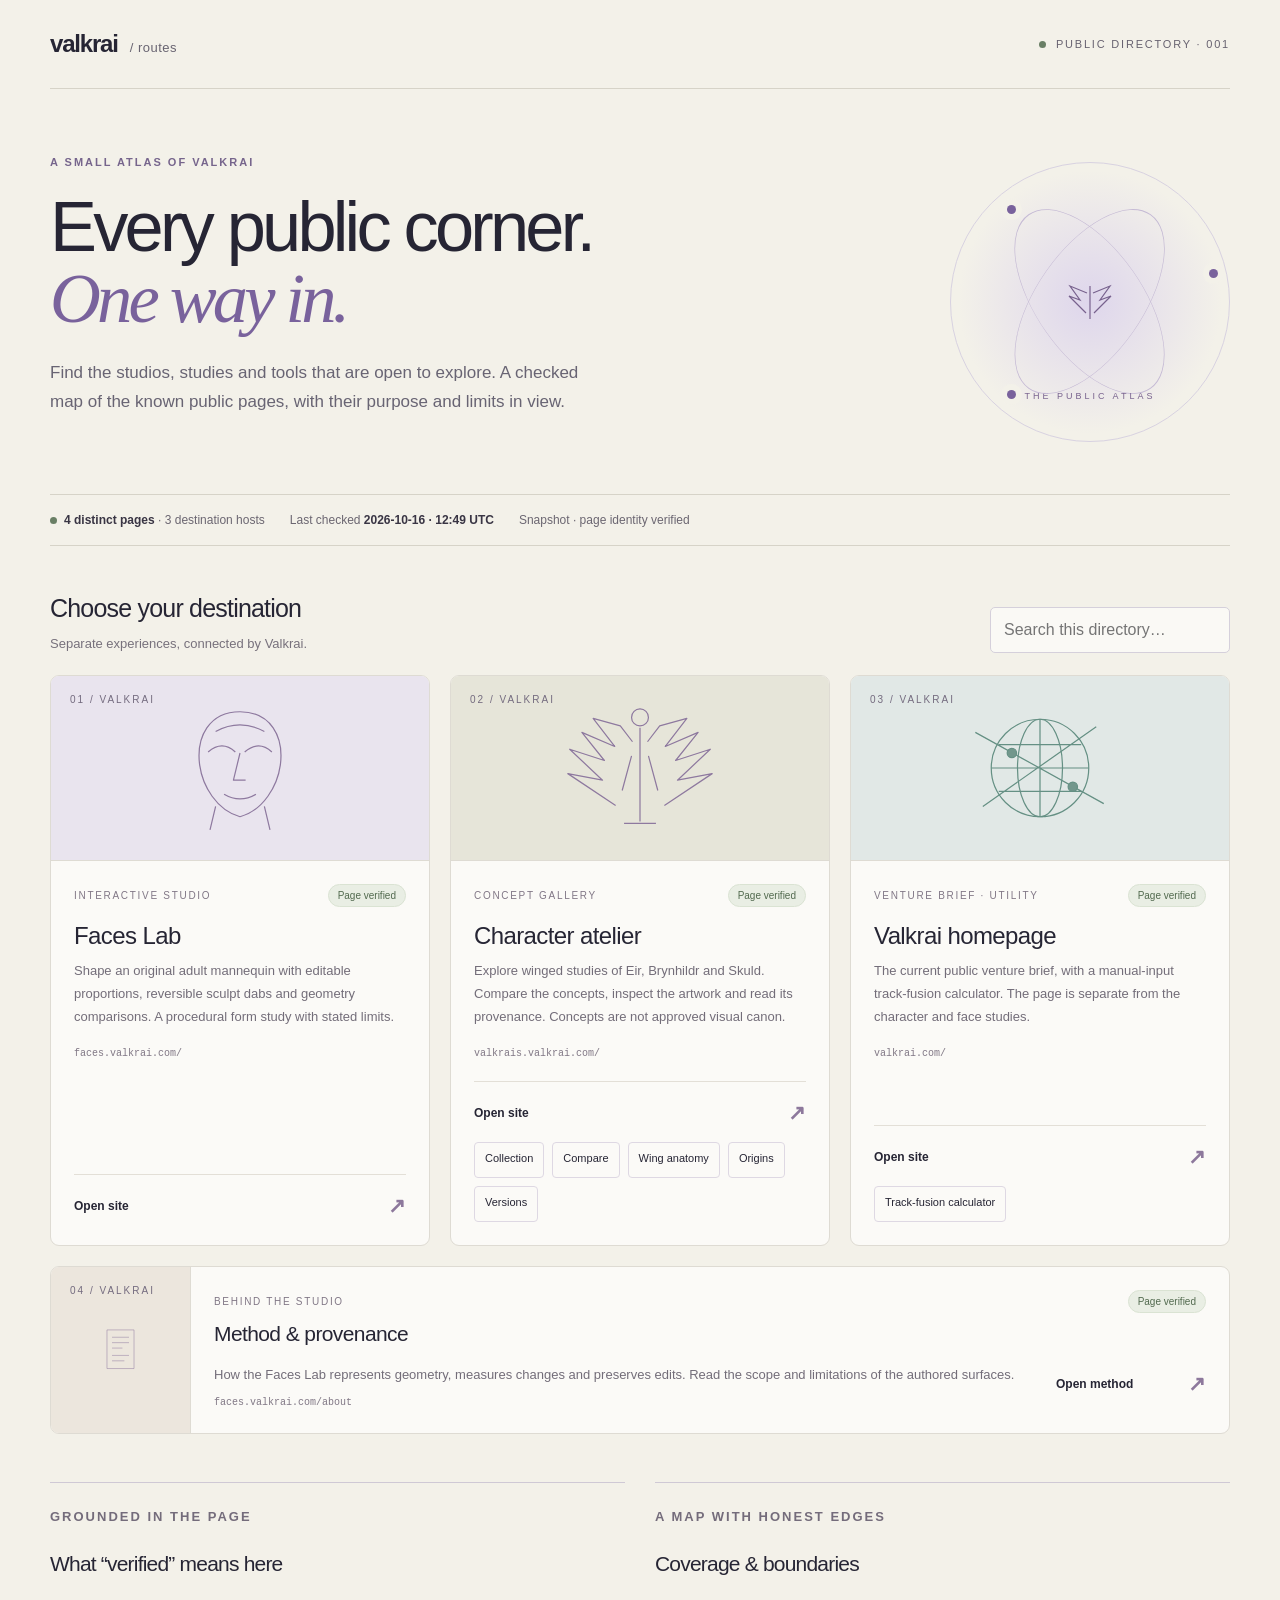
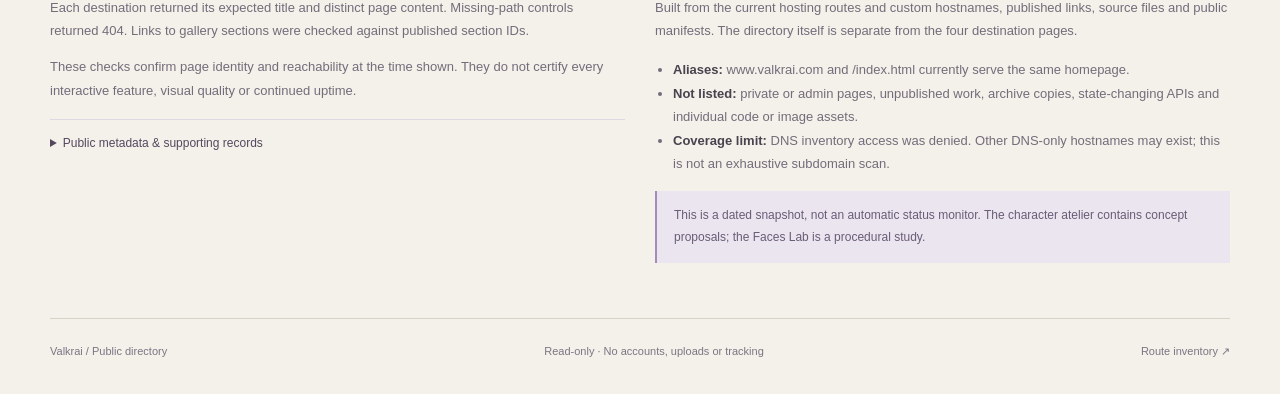
<file: routes-directory/public/index.html>
<!doctype html>
<html lang="en"><head><meta charset="utf-8"><meta name="viewport" content="width=device-width,initial-scale=1"><meta name="theme-color" content="#f3f1e9"><meta name="description" content="A checked directory of public Valkrai pages: Faces Lab, character atelier, method and the current homepage. Includes verification dates and coverage limits."><title>Valkrai Routes — The public directory</title><link rel="icon" href="data:,"><link rel="stylesheet" href="style.css"></head><body>
<a class="skip" href="#directory">Skip to directory</a><div class="wrap"><header><a class="wordmark" href="/">valkrai<span>/ routes</span></a><div class="edition"><i class="dot" aria-hidden="true"></i>Public directory · 001</div></header>
<main><section class="hero" aria-labelledby="title"><div><p class="eyebrow">A small atlas of Valkrai</p><h1>Every public corner.<br><em>One way in.</em></h1><p class="lede">Find the studios, studies and tools that are open to explore. A checked map of the known public pages, with their purpose and limits in view.</p></div><div class="atlas" aria-hidden="true"><i></i><i></i><i></i><svg viewBox="0 0 48 48" fill="none" stroke="currentColor" stroke-width="1.2"><path d="M24 8v33M21 15 4 8l10 14-11-4 17 17m7-20L44 8 34 22l11-4-17 17"/></svg><small>THE PUBLIC ATLAS</small></div></section>
<div class="checkline"><span><i class="dot" aria-hidden="true"></i><b>4 distinct pages</b> · 3 destination hosts</span><span>Last checked <b><time datetime="2026-10-16T12:49:27.720686+00:00">2026-10-16 · 12:49 UTC</time></b></span><span>Snapshot · page identity verified</span></div>
<section id="directory" aria-labelledby="directory-title"><div class="section-heading"><div><h2 id="directory-title">Choose your destination<span id="result-count" aria-live="polite"></span></h2><p>Separate experiences, connected by Valkrai.</p></div><div class="tools" hidden id="search-tools"><label><span class="sr-only">Search destinations</span><input class="search" id="search" type="search" placeholder="Search this directory…" autocomplete="off"></label></div></div><div class="grid"><article class="card " data-search="Faces Lab Interactive studio Shape an original adult mannequin with editable proportions, reversible sculpt dabs and geometry comparisons. A procedural form study with stated limits."><div class="visual faces" aria-hidden="true"><span class="index">01 / VALKRAI</span><svg viewBox="0 0 220 160" fill="none" stroke="#8e799f" stroke-width="1.3" stroke-linejoin="round"><path d="M110 20c-33 0-47 27-43 57 3 22 18 48 43 55 25-7 40-33 43-55 4-30-10-57-43-57Z"/><path d="M76 63q15-13 29 0m10 0q15-13 29 0M110 64l-7 29 13 0m-23 15q17 10 34 0M84 41q26-14 52 0"/><path d="M84 121l-6 25m58-25 6 25"/></svg></div><div class="card-body"><div class="card-top"><span class="kind">Interactive studio</span><span class="badge">Page verified</span></div><h3>Faces Lab</h3><p>Shape an original adult mannequin with editable proportions, reversible sculpt dabs and geometry comparisons. A procedural form study with stated limits.</p><div class="address">faces.valkrai.com/</div><a class="open" href="https://faces.valkrai.com/" aria-label="Open Faces Lab">Open site<span aria-hidden="true">↗</span></a></div></article><article class="card " data-search="Character atelier Concept gallery Explore winged studies of Eir, Brynhildr and Skuld. Compare the concepts, inspect the artwork and read its provenance. Concepts are not approved visual canon."><div class="visual gallery" aria-hidden="true"><span class="index">02 / VALKRAI</span><svg viewBox="0 0 220 160" fill="none" stroke="#8e799f" stroke-width="1.3" stroke-linejoin="round"><path d="M110 37v100m-8-85-13-17-29-8 23 30-35-15 24 30-37-12 35 33-37-7 51 34m34-68 13-17 29-8-23 30 35-15-24 30 37-12-35 33 37-7-51 34"/><circle cx="110" cy="26" r="9"/><path d="M93 139h34m-26-72-10 37m28-37 10 37"/></svg></div><div class="card-body"><div class="card-top"><span class="kind">Concept gallery</span><span class="badge">Page verified</span></div><h3>Character atelier</h3><p>Explore winged studies of Eir, Brynhildr and Skuld. Compare the concepts, inspect the artwork and read its provenance. Concepts are not approved visual canon.</p><div class="address">valkrais.valkrai.com/</div><a class="open" href="https://valkrais.valkrai.com/" aria-label="Open Character atelier">Open site<span aria-hidden="true">↗</span></a><nav class="subroutes" aria-label="Gallery sections"><a href="https://valkrais.valkrai.com/#collection">Collection</a><a href="https://valkrais.valkrai.com/#compare">Compare</a><a href="https://valkrais.valkrai.com/#vitruvian">Wing anatomy</a><a href="https://valkrais.valkrai.com/#origins">Origins</a><a href="https://valkrais.valkrai.com/#versions">Versions</a></nav></div></article><article class="card " data-search="Valkrai homepage Venture brief · utility The current public venture brief, with a manual-input track-fusion calculator. The page is separate from the character and face studies."><div class="visual brief" aria-hidden="true"><span class="index">03 / VALKRAI</span><svg viewBox="0 0 220 160" fill="none" stroke="#659084" stroke-width="1.3" stroke-linejoin="round"><circle cx="110" cy="80" r="52"/><ellipse cx="110" cy="80" rx="24" ry="52"/><path d="M58 80h104m-96-25h88m-88 50h88M110 28v104M41 42l137 76M49 121 170 36"/><circle cx="80" cy="64" r="5" fill="#72978c"/><circle cx="145" cy="100" r="5" fill="#72978c"/></svg></div><div class="card-body"><div class="card-top"><span class="kind">Venture brief · utility</span><span class="badge">Page verified</span></div><h3>Valkrai homepage</h3><p>The current public venture brief, with a manual-input track-fusion calculator. The page is separate from the character and face studies.</p><div class="address">valkrai.com/</div><a class="open" href="https://valkrai.com/" aria-label="Open Valkrai homepage">Open site<span aria-hidden="true">↗</span></a><nav class="subroutes" aria-label="Homepage sections"><a href="https://valkrai.com/#fusion-form">Track-fusion calculator</a></nav></div></article><article class="card method-card" data-search="Method &amp; provenance Behind the studio How the Faces Lab represents geometry, measures changes and preserves edits. Read the scope and limitations of the authored surfaces."><div class="visual method" aria-hidden="true"><span class="index">04 / VALKRAI</span><svg viewBox="0 0 220 160" fill="none" stroke="#8e799f" stroke-width="1.3" stroke-linejoin="round"><path d="M75 28h70v100H75zM88 47h44M88 61h44M88 75h27M88 94h44M88 108h32"/></svg></div><div class="card-body"><div class="card-top"><span class="kind">Behind the studio</span><span class="badge">Page verified</span></div><h3>Method & provenance</h3><p>How the Faces Lab represents geometry, measures changes and preserves edits. Read the scope and limitations of the authored surfaces.</p><div class="address">faces.valkrai.com/about</div><a class="open" href="https://faces.valkrai.com/about" aria-label="Open Method & provenance">Open method<span aria-hidden="true">↗</span></a></div></article></div><p class="empty" id="empty" hidden>No matching destination. Try “faces”, “gallery” or “method”.</p></section>
<div class="detail-grid"><section aria-labelledby="checked-title"><p class="eyebrow">Grounded in the page</p><h2 id="checked-title">What “verified” means here</h2><p>Each destination returned its expected title and distinct page content. Missing-path controls returned 404. Links to gallery sections were checked against published section IDs.</p><p>These checks confirm page identity and reachability at the time shown. They do not certify every interactive feature, visual quality or continued uptime.</p><details class="details"><summary>Public metadata & supporting records</summary><div class="resources"><a href="https://faces.valkrai.com/build.json">Faces build manifest ↗</a><a href="https://valkrais.valkrai.com/provenance.json">Gallery provenance ↗</a><a href="https://valkrai.com/health">Homepage hosting health ↗</a><a href="https://valkrai.com/sitemap.xml">Homepage sitemap ↗</a><a href="https://valkrai.com/robots.txt">Homepage crawl policy ↗</a><a href="https://faces.valkrai.com/robots.txt">Faces crawl policy ↗</a><a href="https://valkrais.valkrai.com/robots.txt">Gallery crawl policy ↗</a><a href="inventory.json">Download this route inventory (JSON)</a></div></details></section>
<section aria-labelledby="coverage-title"><p class="eyebrow">A map with honest edges</p><h2 id="coverage-title">Coverage & boundaries</h2><p>Built from the current hosting routes and custom hostnames, published links, source files and public manifests. The directory itself is separate from the four destination pages.</p><ul><li><strong>Aliases:</strong> www.valkrai.com and /index.html currently serve the same homepage.</li><li><strong>Not listed:</strong> private or admin pages, unpublished work, archive copies, state-changing APIs and individual code or image assets.</li><li><strong>Coverage limit:</strong> DNS inventory access was denied. Other DNS-only hostnames may exist; this is not an exhaustive subdomain scan.</li></ul><div class="note">This is a dated snapshot, not an automatic status monitor. The character atelier contains concept proposals; the Faces Lab is a procedural study.</div></section></div></main>
<footer><span>Valkrai / Public directory</span><span>Read-only · No accounts, uploads or tracking</span><a href="inventory.json">Route inventory ↗</a></footer></div><script src="app.js" defer></script></body></html>
</file>
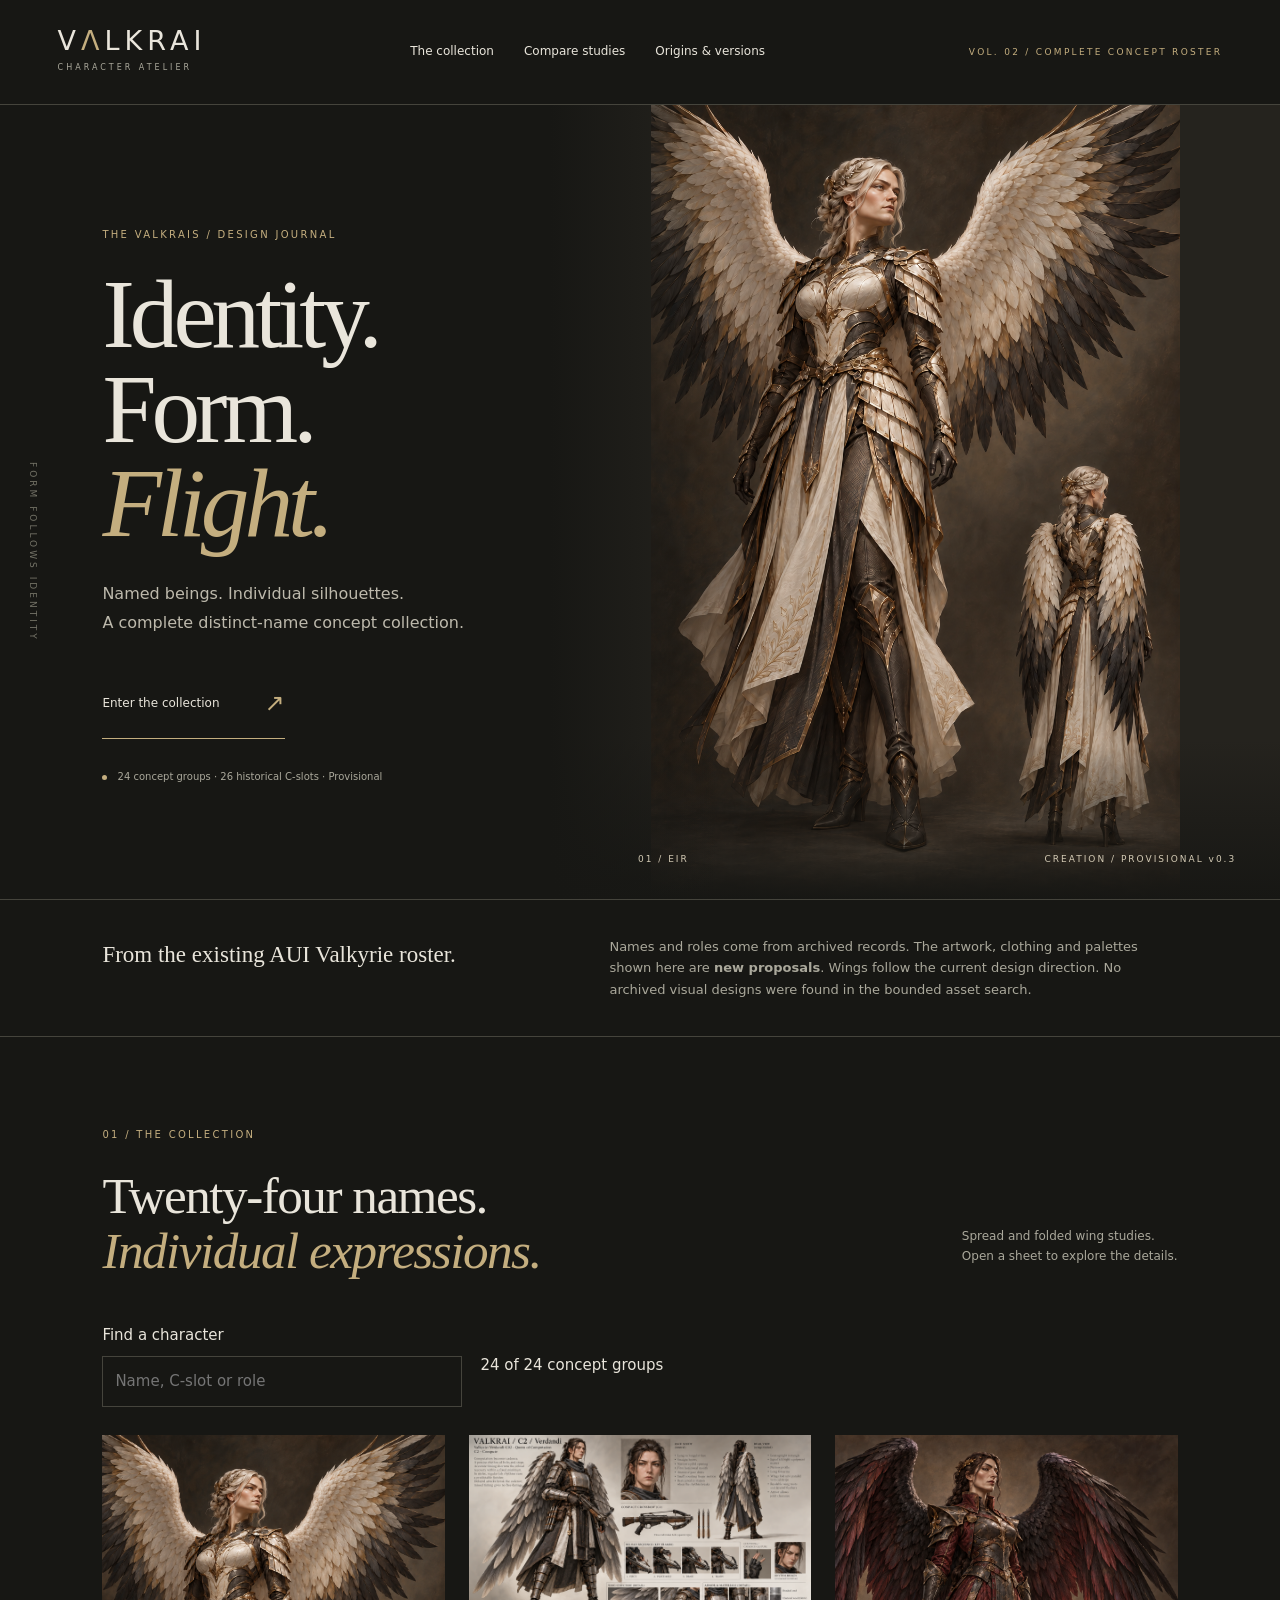
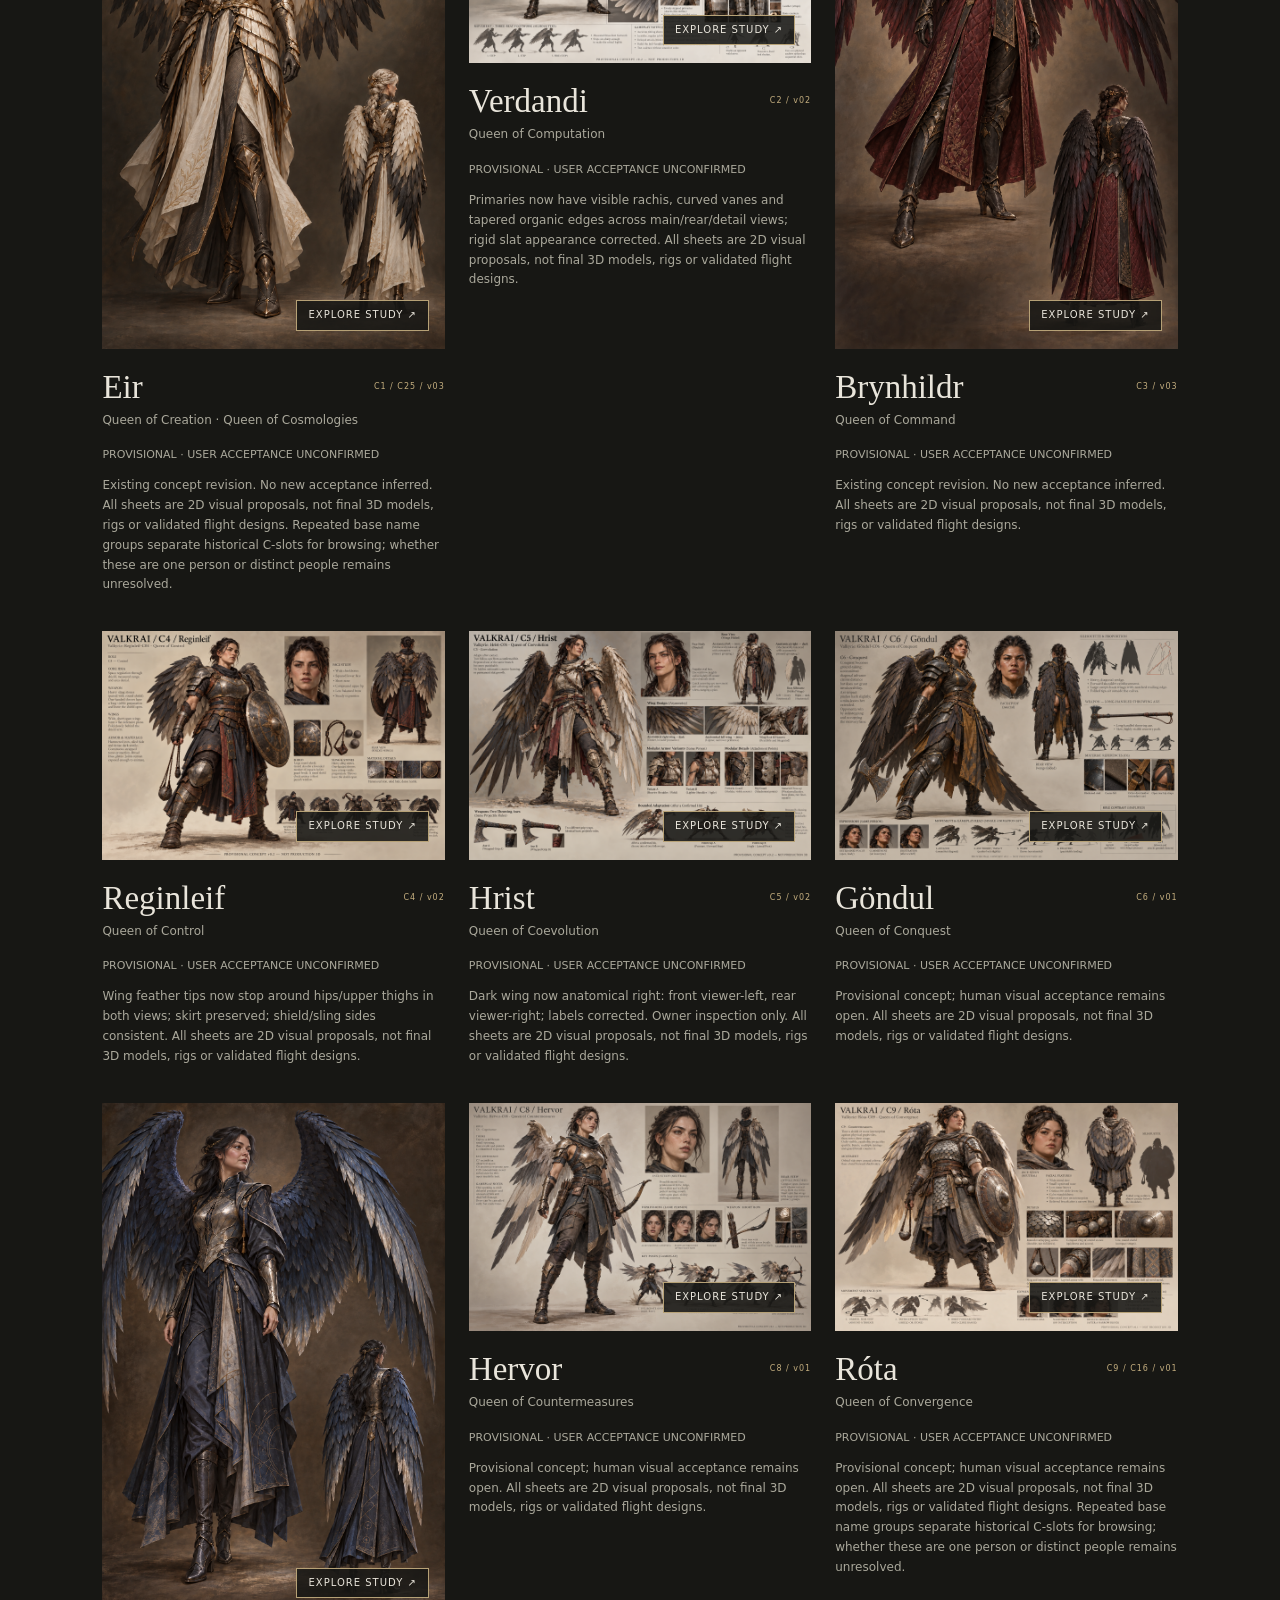
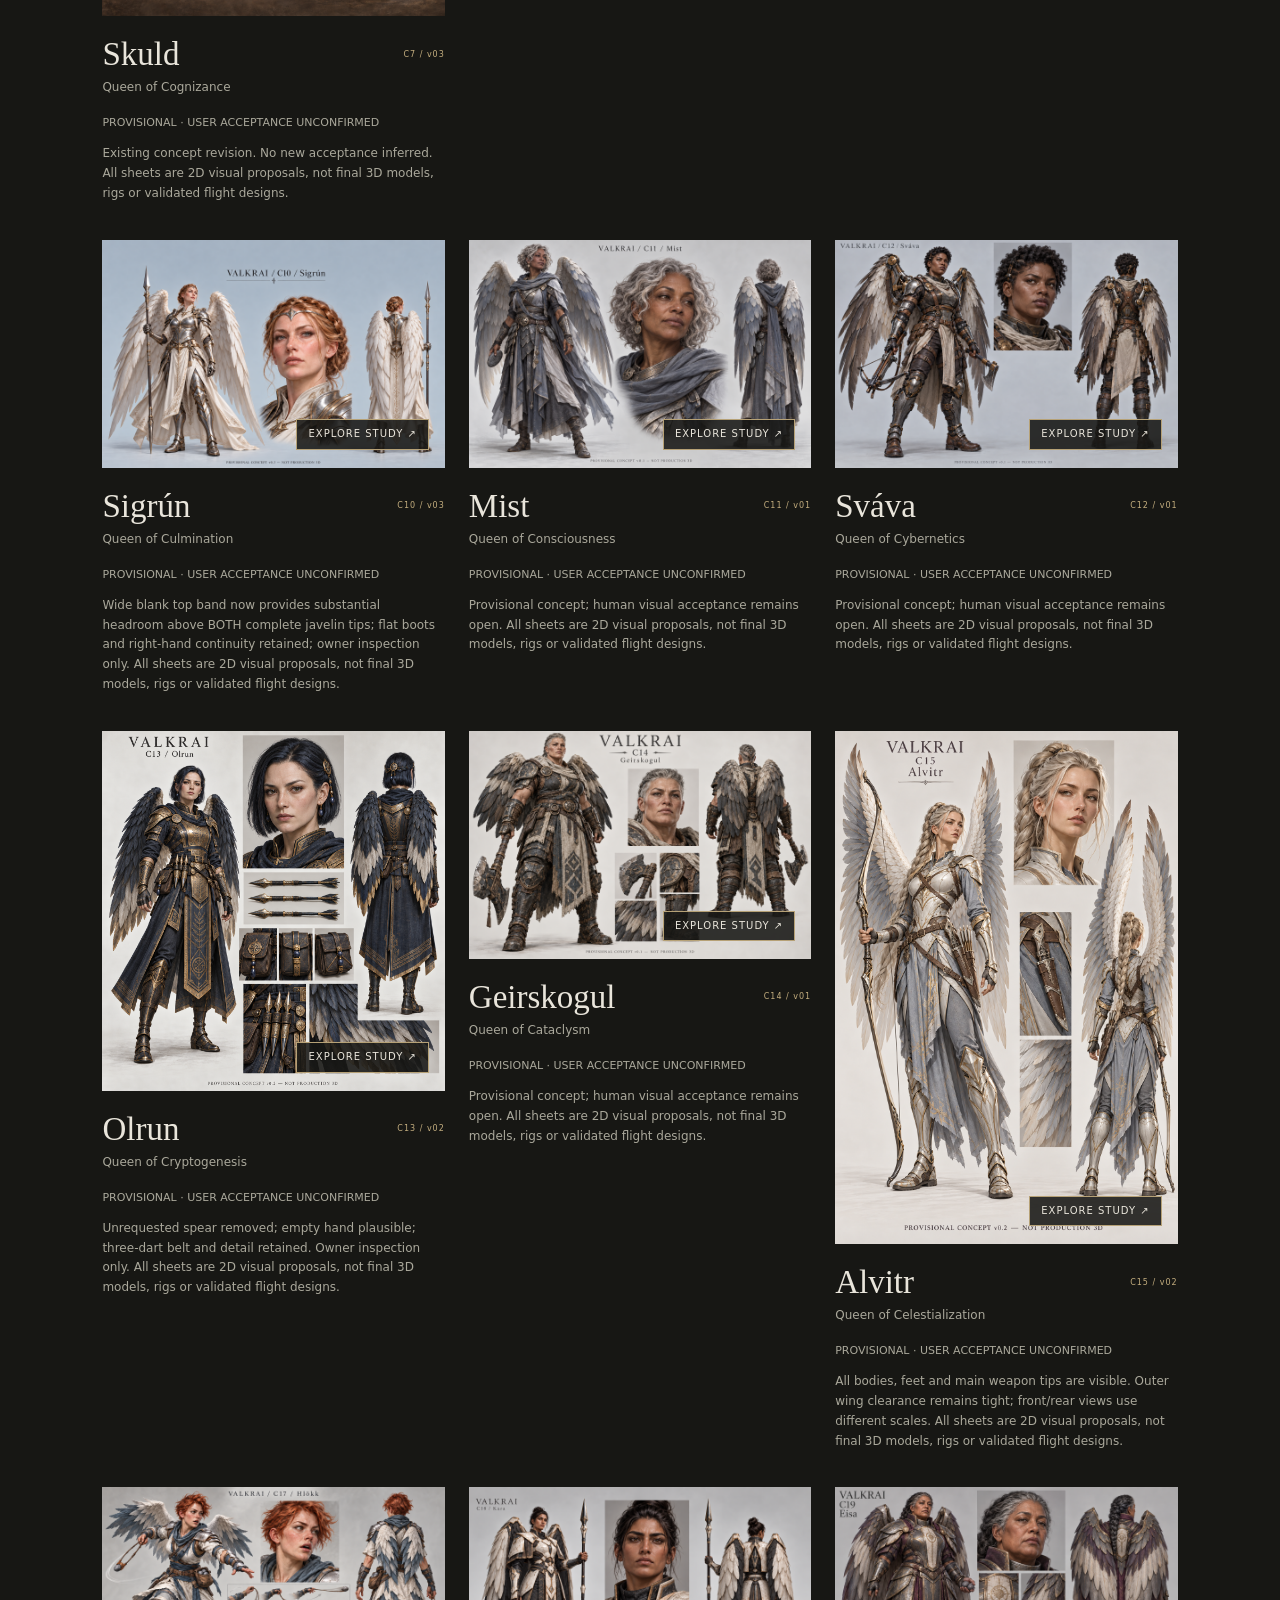
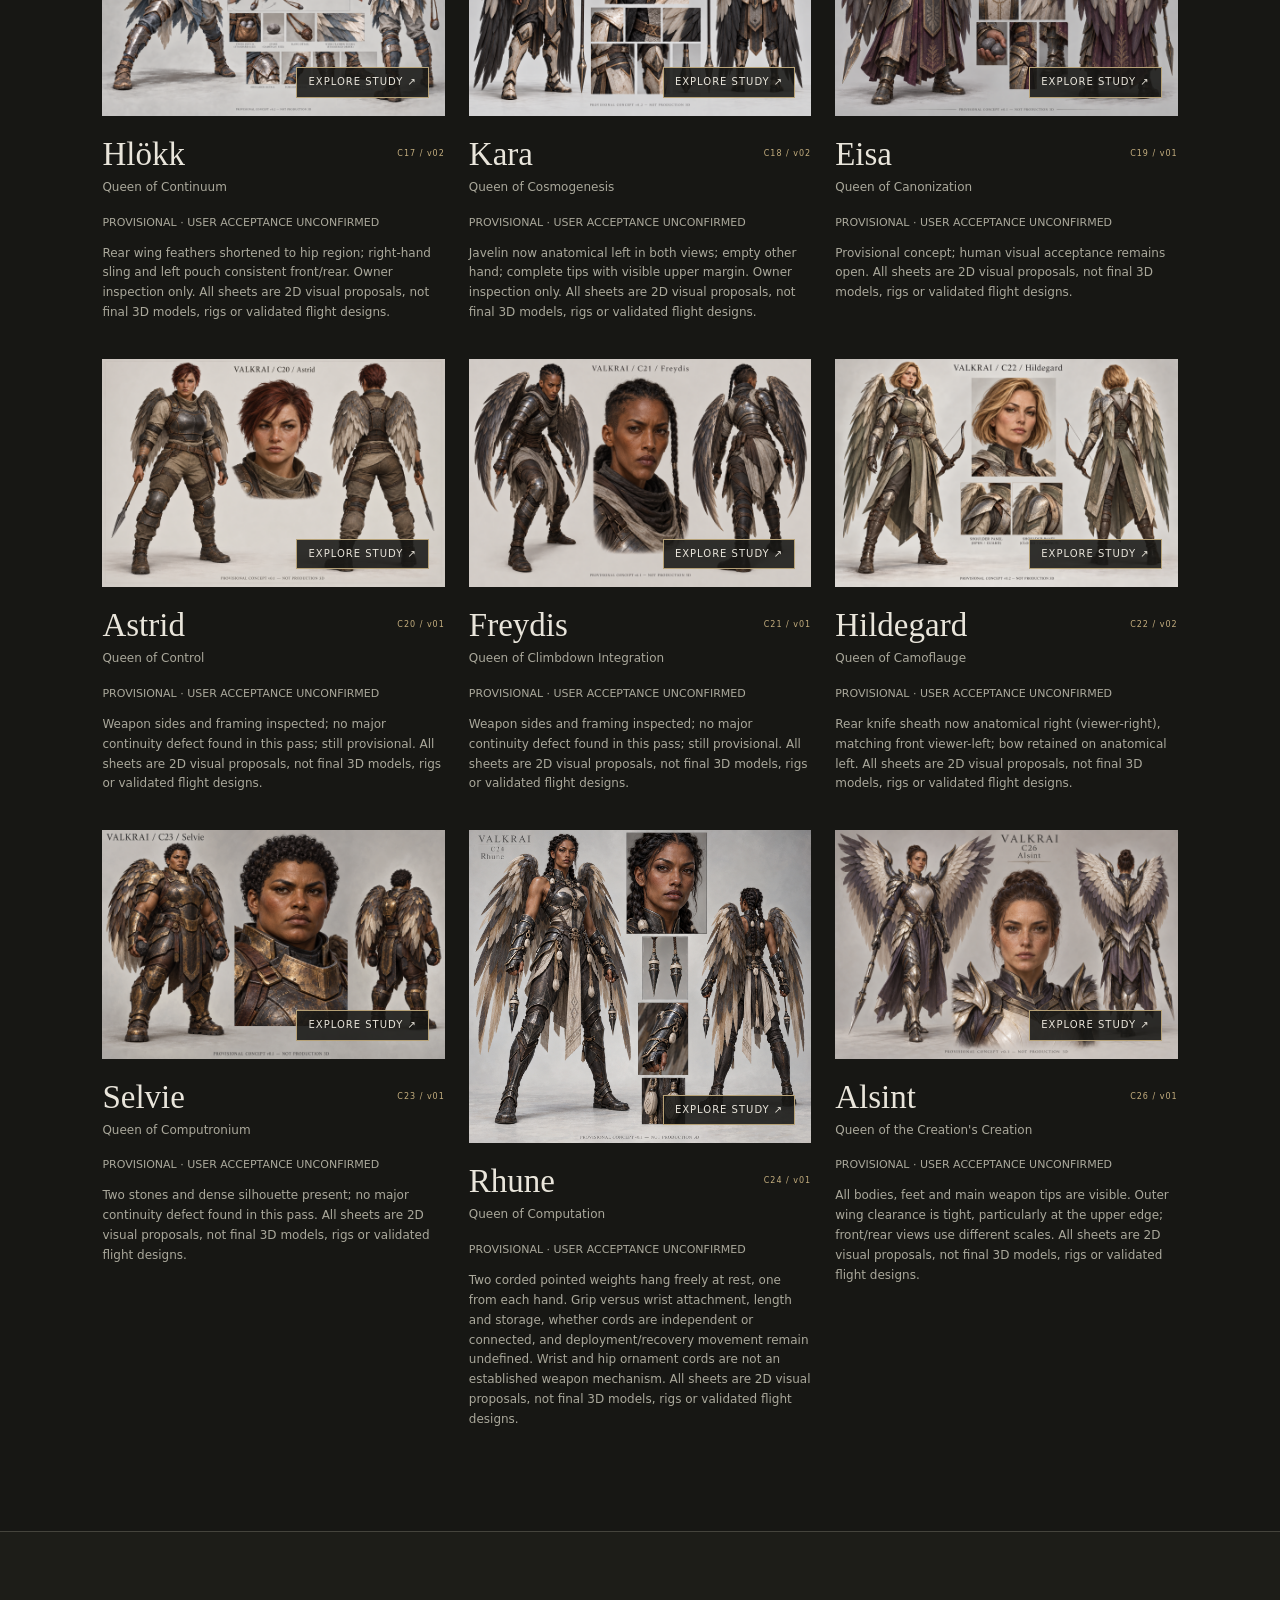
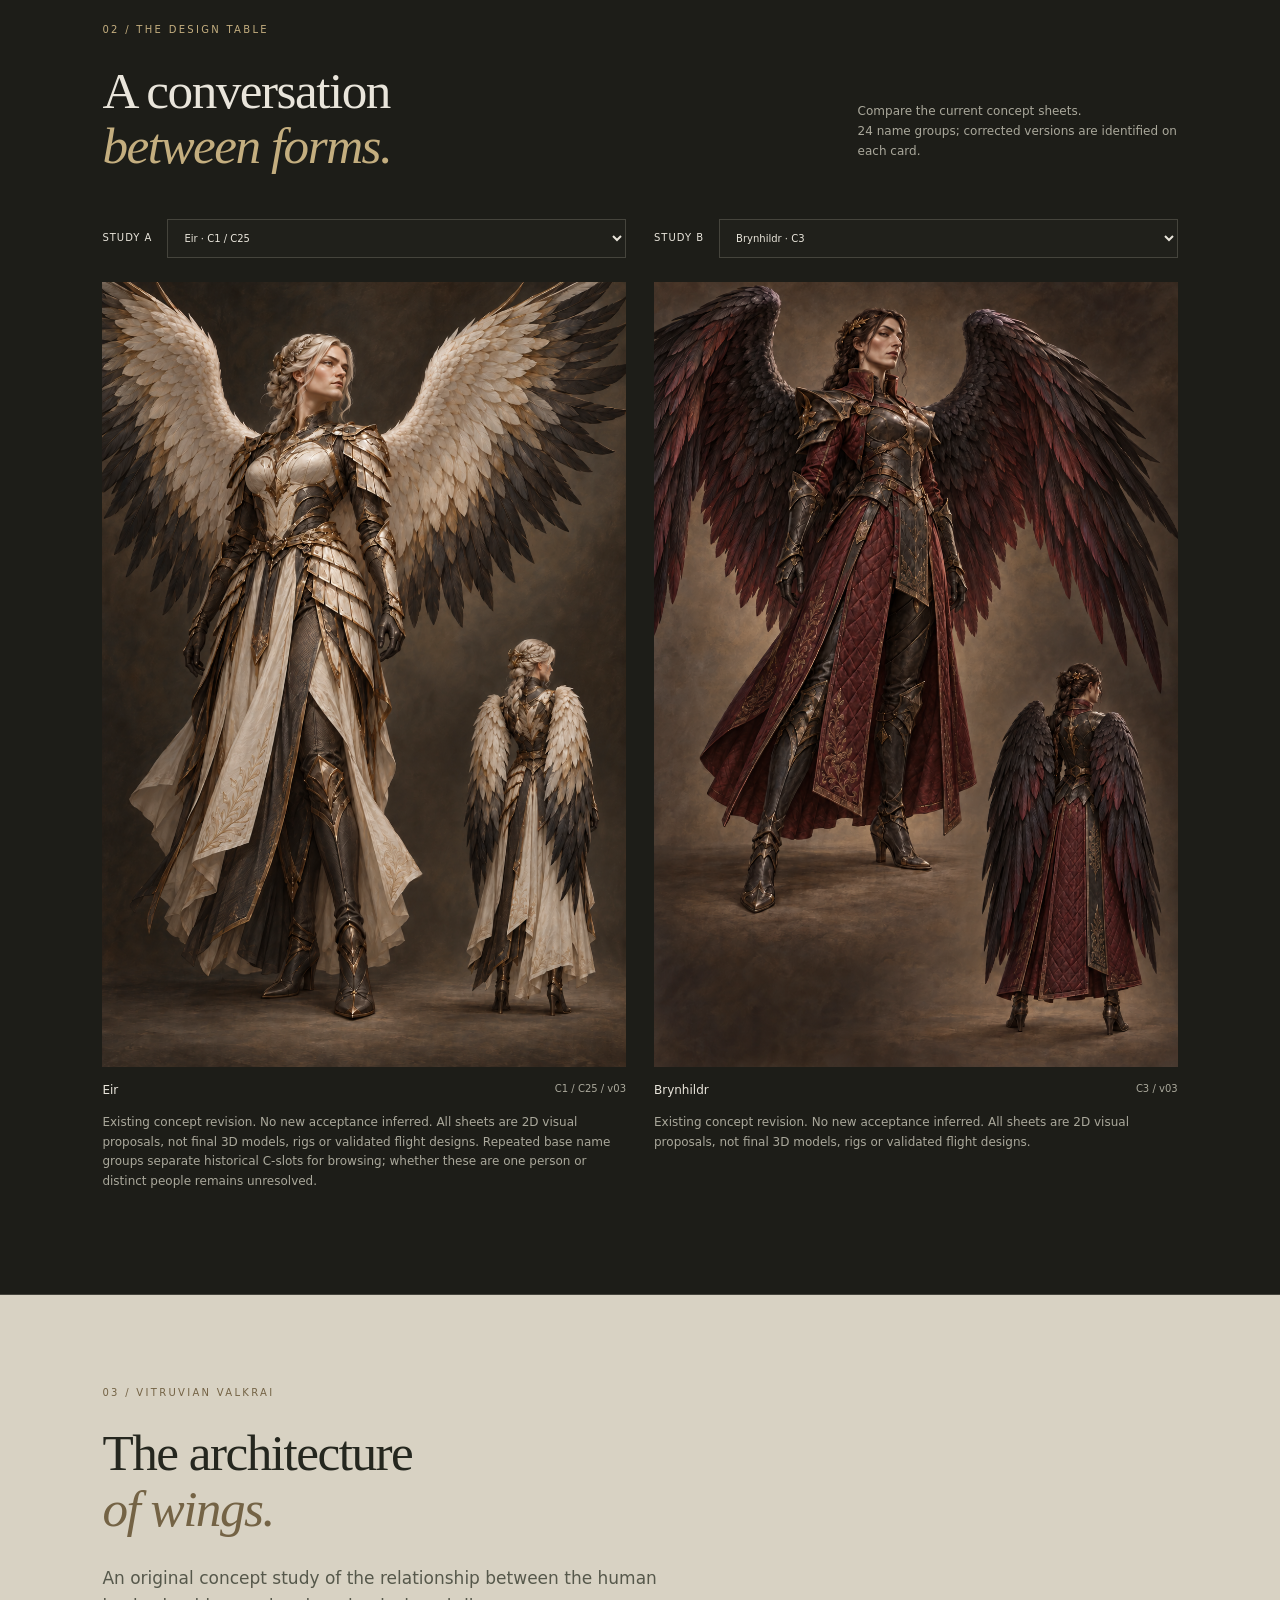
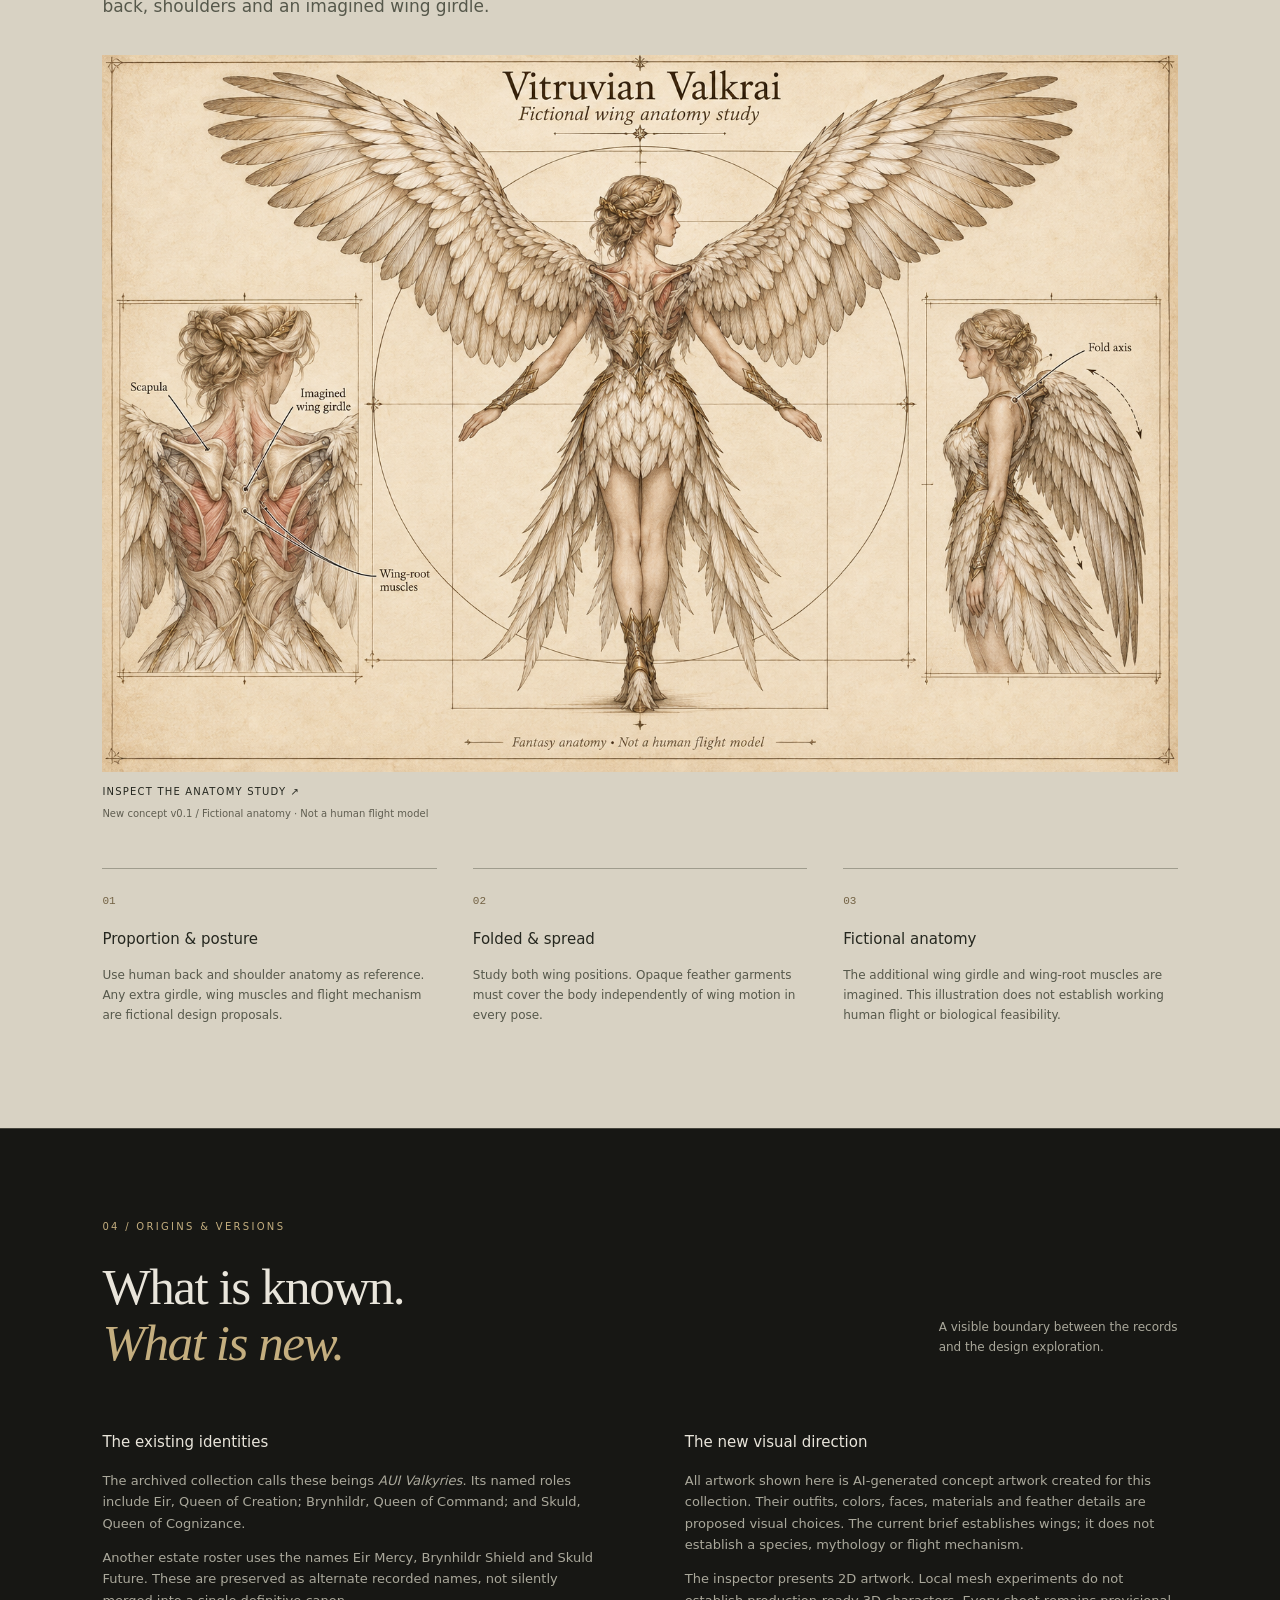
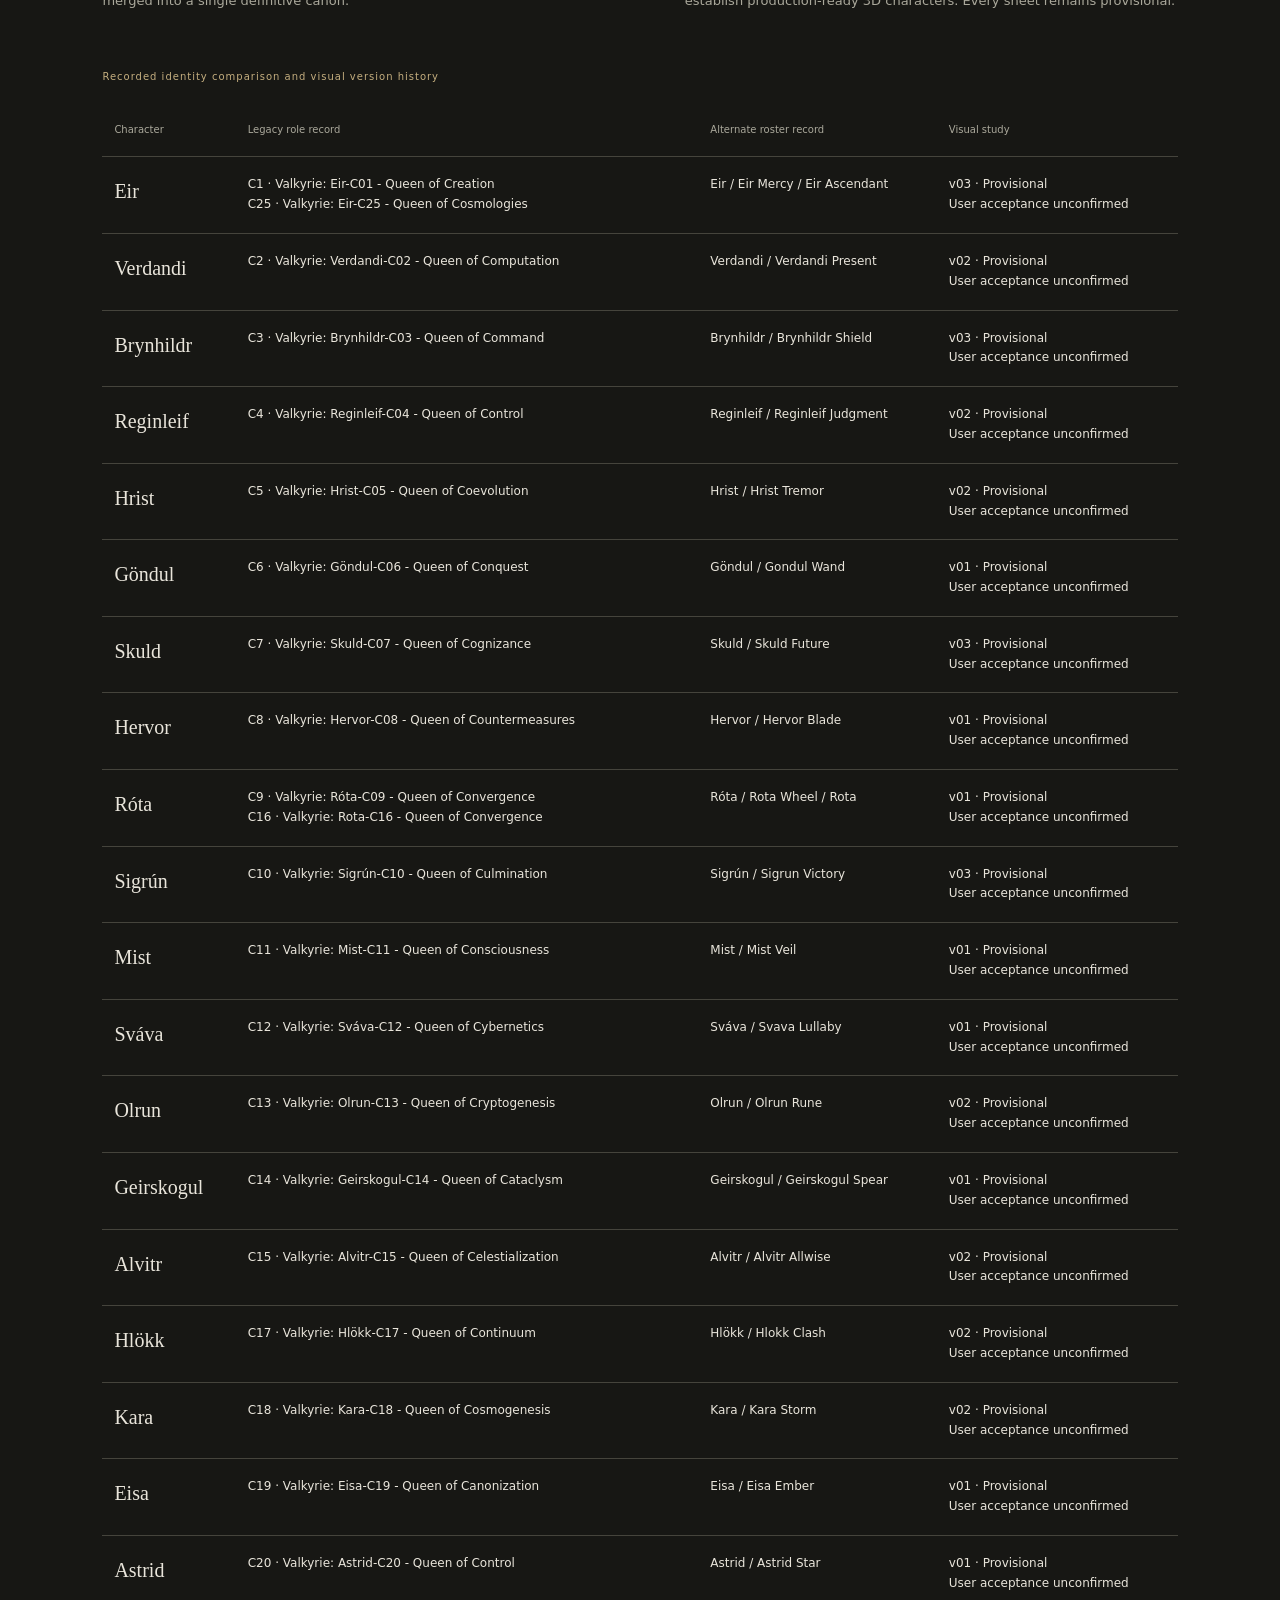
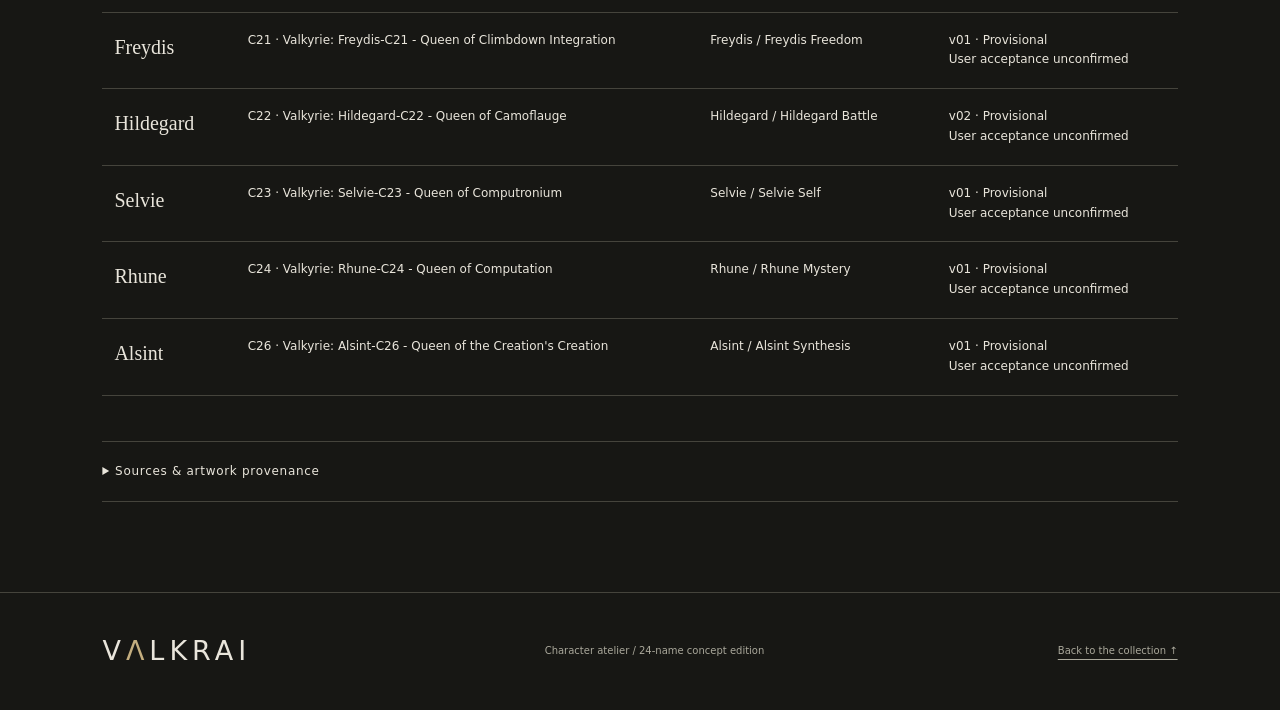
<file: valkrais-gallery/public/index.html>
<!doctype html>
<html lang="en"><head><meta charset="utf-8"><meta name="viewport" content="width=device-width,initial-scale=1"><meta name="theme-color" content="#171714"><meta name="description" content="Valkrai character design archive: winged concept studies, material palettes and source-backed identities."><title>Valkrai — Character studies</title><link rel="stylesheet" href="style-roster24-e42afd7fc389.css"><script defer src="app-roster24-e42afd7fc389.js"></script></head>
<body><a class="skip" href="#collection">Skip to character studies</a><header><a class="wordmark" href="#top" aria-label="Valkrai home">V<span>Λ</span>LKRAI<small>CHARACTER ATELIER</small></a><nav aria-label="Main"><a href="#collection">The collection</a><a href="#compare">Compare studies</a><a href="#origins">Origins & versions</a></nav><span class="edition">VOL. 02 / COMPLETE CONCEPT ROSTER</span></header>
<main id="top"><section class="hero" aria-labelledby="hero-title"><div class="hero-copy"><p class="eyebrow">THE VALKRAIS / DESIGN JOURNAL</p><h1 id="hero-title">Identity.<br>Form.<br><i>Flight.</i></h1><p class="intro">Named beings. Individual silhouettes.<br>A complete distinct-name concept collection.</p><a class="primary" href="#collection">Enter the collection <span>↗</span></a><p class="status"><span></span> 24 concept groups · 26 historical C-slots · Provisional</p></div><figure class="hero-art"><img src="assets/C01-eir-v03-66f2cf5512e4.png" width="1024" height="1536" alt="New Eir concept: ivory armor and pale feather wings, with a folded-wing rear study." fetchpriority="high"><figcaption><span>01 / EIR</span><span>CREATION / PROVISIONAL v0.3</span></figcaption></figure><div class="vertical">FORM FOLLOWS IDENTITY</div></section>
<section class="context"><p>From the existing AUI Valkyrie roster.</p><p>Names and roles come from archived records. The artwork, clothing and palettes shown here are <strong>new proposals</strong>. Wings follow the current design direction. No archived visual designs were found in the bounded asset search.</p></section>
<section id="collection" class="section"><div class="section-heading"><div><p class="eyebrow">01 / THE COLLECTION</p><h2>Twenty-four names.<br><i>Individual expressions.</i></h2></div><p>Spread and folded wing studies.<br>Open a sheet to explore the details.</p></div><div class="roster-tools"><label>Find a character <input id="roster-search" type="search" placeholder="Name, C-slot or role"></label><output id="search-count">24 of 24 concept groups</output></div><div id="cards" class="cards"><article class="card" id="eir"><button class="art-button" data-inspect="eir" aria-label="Inspect Eir concept sheet"><img src="assets/C01-eir-v03-66f2cf5512e4.png" loading="lazy" alt="Eir provisional concept v03; complete sheet"><span>EXPLORE STUDY ↗</span></button><div class="meta"><h3>Eir</h3><span class="tag">C1 / C25 / v03</span></div><p class="role">Queen of Creation · Queen of Cosmologies</p><p class="card-note">PROVISIONAL · USER ACCEPTANCE UNCONFIRMED</p><p class="concept-limit">Existing concept revision. No new acceptance inferred. All sheets are 2D visual proposals, not final 3D models, rigs or validated flight designs. Repeated base name groups separate historical C-slots for browsing; whether these are one person or distinct people remains unresolved.</p></article><article class="card" id="verdandi"><button class="art-button" data-inspect="verdandi" aria-label="Inspect Verdandi concept sheet"><img src="assets/C02-verdandi-v02-e10799bff29d.png" loading="lazy" alt="Verdandi provisional concept v02; complete sheet"><span>EXPLORE STUDY ↗</span></button><div class="meta"><h3>Verdandi</h3><span class="tag">C2 / v02</span></div><p class="role">Queen of Computation</p><p class="card-note">PROVISIONAL · USER ACCEPTANCE UNCONFIRMED</p><p class="concept-limit">Primaries now have visible rachis, curved vanes and tapered organic edges across main/rear/detail views; rigid slat appearance corrected. All sheets are 2D visual proposals, not final 3D models, rigs or validated flight designs.</p></article><article class="card" id="brynhildr"><button class="art-button" data-inspect="brynhildr" aria-label="Inspect Brynhildr concept sheet"><img src="assets/C03-brynhildr-v03-4d38c4c67179.png" loading="lazy" alt="Brynhildr provisional concept v03; complete sheet"><span>EXPLORE STUDY ↗</span></button><div class="meta"><h3>Brynhildr</h3><span class="tag">C3 / v03</span></div><p class="role">Queen of Command</p><p class="card-note">PROVISIONAL · USER ACCEPTANCE UNCONFIRMED</p><p class="concept-limit">Existing concept revision. No new acceptance inferred. All sheets are 2D visual proposals, not final 3D models, rigs or validated flight designs.</p></article><article class="card" id="reginleif"><button class="art-button" data-inspect="reginleif" aria-label="Inspect Reginleif concept sheet"><img src="assets/C04-reginleif-v02-98c39ee2e106.png" loading="lazy" alt="Reginleif provisional concept v02; complete sheet"><span>EXPLORE STUDY ↗</span></button><div class="meta"><h3>Reginleif</h3><span class="tag">C4 / v02</span></div><p class="role">Queen of Control</p><p class="card-note">PROVISIONAL · USER ACCEPTANCE UNCONFIRMED</p><p class="concept-limit">Wing feather tips now stop around hips/upper thighs in both views; skirt preserved; shield/sling sides consistent. All sheets are 2D visual proposals, not final 3D models, rigs or validated flight designs.</p></article><article class="card" id="hrist"><button class="art-button" data-inspect="hrist" aria-label="Inspect Hrist concept sheet"><img src="assets/C05-hrist-v02-5447393560aa.png" loading="lazy" alt="Hrist provisional concept v02; complete sheet"><span>EXPLORE STUDY ↗</span></button><div class="meta"><h3>Hrist</h3><span class="tag">C5 / v02</span></div><p class="role">Queen of Coevolution</p><p class="card-note">PROVISIONAL · USER ACCEPTANCE UNCONFIRMED</p><p class="concept-limit">Dark wing now anatomical right: front viewer-left, rear viewer-right; labels corrected. Owner inspection only. All sheets are 2D visual proposals, not final 3D models, rigs or validated flight designs.</p></article><article class="card" id="gondul"><button class="art-button" data-inspect="gondul" aria-label="Inspect Göndul concept sheet"><img src="assets/C06-gondul-v01-ac218d582888.png" loading="lazy" alt="Göndul provisional concept v01; complete sheet"><span>EXPLORE STUDY ↗</span></button><div class="meta"><h3>Göndul</h3><span class="tag">C6 / v01</span></div><p class="role">Queen of Conquest</p><p class="card-note">PROVISIONAL · USER ACCEPTANCE UNCONFIRMED</p><p class="concept-limit">Provisional concept; human visual acceptance remains open. All sheets are 2D visual proposals, not final 3D models, rigs or validated flight designs.</p></article><article class="card" id="skuld"><button class="art-button" data-inspect="skuld" aria-label="Inspect Skuld concept sheet"><img src="assets/C07-skuld-v03-70092da2a27b.png" loading="lazy" alt="Skuld provisional concept v03; complete sheet"><span>EXPLORE STUDY ↗</span></button><div class="meta"><h3>Skuld</h3><span class="tag">C7 / v03</span></div><p class="role">Queen of Cognizance</p><p class="card-note">PROVISIONAL · USER ACCEPTANCE UNCONFIRMED</p><p class="concept-limit">Existing concept revision. No new acceptance inferred. All sheets are 2D visual proposals, not final 3D models, rigs or validated flight designs.</p></article><article class="card" id="hervor"><button class="art-button" data-inspect="hervor" aria-label="Inspect Hervor concept sheet"><img src="assets/C08-hervor-v01-b3d3e994fcc4.png" loading="lazy" alt="Hervor provisional concept v01; complete sheet"><span>EXPLORE STUDY ↗</span></button><div class="meta"><h3>Hervor</h3><span class="tag">C8 / v01</span></div><p class="role">Queen of Countermeasures</p><p class="card-note">PROVISIONAL · USER ACCEPTANCE UNCONFIRMED</p><p class="concept-limit">Provisional concept; human visual acceptance remains open. All sheets are 2D visual proposals, not final 3D models, rigs or validated flight designs.</p></article><article class="card" id="rota"><button class="art-button" data-inspect="rota" aria-label="Inspect Róta concept sheet"><img src="assets/C09-rota-v01-8409f5bd7374.png" loading="lazy" alt="Róta provisional concept v01; complete sheet"><span>EXPLORE STUDY ↗</span></button><div class="meta"><h3>Róta</h3><span class="tag">C9 / C16 / v01</span></div><p class="role">Queen of Convergence</p><p class="card-note">PROVISIONAL · USER ACCEPTANCE UNCONFIRMED</p><p class="concept-limit">Provisional concept; human visual acceptance remains open. All sheets are 2D visual proposals, not final 3D models, rigs or validated flight designs. Repeated base name groups separate historical C-slots for browsing; whether these are one person or distinct people remains unresolved.</p></article><article class="card" id="sigrun"><button class="art-button" data-inspect="sigrun" aria-label="Inspect Sigrún concept sheet"><img src="assets/C10-sigrun-v03-c75ffcdbd1c0.png" loading="lazy" alt="Sigrún provisional concept v03; complete sheet"><span>EXPLORE STUDY ↗</span></button><div class="meta"><h3>Sigrún</h3><span class="tag">C10 / v03</span></div><p class="role">Queen of Culmination</p><p class="card-note">PROVISIONAL · USER ACCEPTANCE UNCONFIRMED</p><p class="concept-limit">Wide blank top band now provides substantial headroom above BOTH complete javelin tips; flat boots and right-hand continuity retained; owner inspection only. All sheets are 2D visual proposals, not final 3D models, rigs or validated flight designs.</p></article><article class="card" id="mist"><button class="art-button" data-inspect="mist" aria-label="Inspect Mist concept sheet"><img src="assets/C11-mist-v01-295f47d29d11.png" loading="lazy" alt="Mist provisional concept v01; complete sheet"><span>EXPLORE STUDY ↗</span></button><div class="meta"><h3>Mist</h3><span class="tag">C11 / v01</span></div><p class="role">Queen of Consciousness</p><p class="card-note">PROVISIONAL · USER ACCEPTANCE UNCONFIRMED</p><p class="concept-limit">Provisional concept; human visual acceptance remains open. All sheets are 2D visual proposals, not final 3D models, rigs or validated flight designs.</p></article><article class="card" id="svava"><button class="art-button" data-inspect="svava" aria-label="Inspect Sváva concept sheet"><img src="assets/C12-svava-v01-1dbcd8786ae9.png" loading="lazy" alt="Sváva provisional concept v01; complete sheet"><span>EXPLORE STUDY ↗</span></button><div class="meta"><h3>Sváva</h3><span class="tag">C12 / v01</span></div><p class="role">Queen of Cybernetics</p><p class="card-note">PROVISIONAL · USER ACCEPTANCE UNCONFIRMED</p><p class="concept-limit">Provisional concept; human visual acceptance remains open. All sheets are 2D visual proposals, not final 3D models, rigs or validated flight designs.</p></article><article class="card" id="olrun"><button class="art-button" data-inspect="olrun" aria-label="Inspect Olrun concept sheet"><img src="assets/C13-olrun-v02-25678c99d7d8.png" loading="lazy" alt="Olrun provisional concept v02; complete sheet"><span>EXPLORE STUDY ↗</span></button><div class="meta"><h3>Olrun</h3><span class="tag">C13 / v02</span></div><p class="role">Queen of Cryptogenesis</p><p class="card-note">PROVISIONAL · USER ACCEPTANCE UNCONFIRMED</p><p class="concept-limit">Unrequested spear removed; empty hand plausible; three-dart belt and detail retained. Owner inspection only. All sheets are 2D visual proposals, not final 3D models, rigs or validated flight designs.</p></article><article class="card" id="geirskogul"><button class="art-button" data-inspect="geirskogul" aria-label="Inspect Geirskogul concept sheet"><img src="assets/C14-geirskogul-v01-49ffe8783272.png" loading="lazy" alt="Geirskogul provisional concept v01; complete sheet"><span>EXPLORE STUDY ↗</span></button><div class="meta"><h3>Geirskogul</h3><span class="tag">C14 / v01</span></div><p class="role">Queen of Cataclysm</p><p class="card-note">PROVISIONAL · USER ACCEPTANCE UNCONFIRMED</p><p class="concept-limit">Provisional concept; human visual acceptance remains open. All sheets are 2D visual proposals, not final 3D models, rigs or validated flight designs.</p></article><article class="card" id="alvitr"><button class="art-button" data-inspect="alvitr" aria-label="Inspect Alvitr concept sheet"><img src="assets/C15-alvitr-v02-d22770c2784a.png" loading="lazy" alt="Alvitr provisional concept v02; complete sheet"><span>EXPLORE STUDY ↗</span></button><div class="meta"><h3>Alvitr</h3><span class="tag">C15 / v02</span></div><p class="role">Queen of Celestialization</p><p class="card-note">PROVISIONAL · USER ACCEPTANCE UNCONFIRMED</p><p class="concept-limit">All bodies, feet and main weapon tips are visible. Outer wing clearance remains tight; front/rear views use different scales. All sheets are 2D visual proposals, not final 3D models, rigs or validated flight designs.</p></article><article class="card" id="hlokk"><button class="art-button" data-inspect="hlokk" aria-label="Inspect Hlökk concept sheet"><img src="assets/C17-hlokk-v02-e0f8f52d9d43.png" loading="lazy" alt="Hlökk provisional concept v02; complete sheet"><span>EXPLORE STUDY ↗</span></button><div class="meta"><h3>Hlökk</h3><span class="tag">C17 / v02</span></div><p class="role">Queen of Continuum</p><p class="card-note">PROVISIONAL · USER ACCEPTANCE UNCONFIRMED</p><p class="concept-limit">Rear wing feathers shortened to hip region; right-hand sling and left pouch consistent front/rear. Owner inspection only. All sheets are 2D visual proposals, not final 3D models, rigs or validated flight designs.</p></article><article class="card" id="kara"><button class="art-button" data-inspect="kara" aria-label="Inspect Kara concept sheet"><img src="assets/C18-kara-v02-aa7e34dda889.png" loading="lazy" alt="Kara provisional concept v02; complete sheet"><span>EXPLORE STUDY ↗</span></button><div class="meta"><h3>Kara</h3><span class="tag">C18 / v02</span></div><p class="role">Queen of Cosmogenesis</p><p class="card-note">PROVISIONAL · USER ACCEPTANCE UNCONFIRMED</p><p class="concept-limit">Javelin now anatomical left in both views; empty other hand; complete tips with visible upper margin. Owner inspection only. All sheets are 2D visual proposals, not final 3D models, rigs or validated flight designs.</p></article><article class="card" id="eisa"><button class="art-button" data-inspect="eisa" aria-label="Inspect Eisa concept sheet"><img src="assets/C19-eisa-v01-3732b73f6993.png" loading="lazy" alt="Eisa provisional concept v01; complete sheet"><span>EXPLORE STUDY ↗</span></button><div class="meta"><h3>Eisa</h3><span class="tag">C19 / v01</span></div><p class="role">Queen of Canonization</p><p class="card-note">PROVISIONAL · USER ACCEPTANCE UNCONFIRMED</p><p class="concept-limit">Provisional concept; human visual acceptance remains open. All sheets are 2D visual proposals, not final 3D models, rigs or validated flight designs.</p></article><article class="card" id="astrid"><button class="art-button" data-inspect="astrid" aria-label="Inspect Astrid concept sheet"><img src="assets/C20-astrid-v01-19a89efd4bbc.png" loading="lazy" alt="Astrid provisional concept v01; complete sheet"><span>EXPLORE STUDY ↗</span></button><div class="meta"><h3>Astrid</h3><span class="tag">C20 / v01</span></div><p class="role">Queen of Control</p><p class="card-note">PROVISIONAL · USER ACCEPTANCE UNCONFIRMED</p><p class="concept-limit">Weapon sides and framing inspected; no major continuity defect found in this pass; still provisional. All sheets are 2D visual proposals, not final 3D models, rigs or validated flight designs.</p></article><article class="card" id="freydis"><button class="art-button" data-inspect="freydis" aria-label="Inspect Freydis concept sheet"><img src="assets/C21-freydis-v01-001bc7a02f40.png" loading="lazy" alt="Freydis provisional concept v01; complete sheet"><span>EXPLORE STUDY ↗</span></button><div class="meta"><h3>Freydis</h3><span class="tag">C21 / v01</span></div><p class="role">Queen of Climbdown Integration</p><p class="card-note">PROVISIONAL · USER ACCEPTANCE UNCONFIRMED</p><p class="concept-limit">Weapon sides and framing inspected; no major continuity defect found in this pass; still provisional. All sheets are 2D visual proposals, not final 3D models, rigs or validated flight designs.</p></article><article class="card" id="hildegard"><button class="art-button" data-inspect="hildegard" aria-label="Inspect Hildegard concept sheet"><img src="assets/C22-hildegard-v02-49322be84965.png" loading="lazy" alt="Hildegard provisional concept v02; complete sheet"><span>EXPLORE STUDY ↗</span></button><div class="meta"><h3>Hildegard</h3><span class="tag">C22 / v02</span></div><p class="role">Queen of Camoflauge</p><p class="card-note">PROVISIONAL · USER ACCEPTANCE UNCONFIRMED</p><p class="concept-limit">Rear knife sheath now anatomical right (viewer-right), matching front viewer-left; bow retained on anatomical left. All sheets are 2D visual proposals, not final 3D models, rigs or validated flight designs.</p></article><article class="card" id="selvie"><button class="art-button" data-inspect="selvie" aria-label="Inspect Selvie concept sheet"><img src="assets/C23-selvie-v01-02789fe351b8.png" loading="lazy" alt="Selvie provisional concept v01; complete sheet"><span>EXPLORE STUDY ↗</span></button><div class="meta"><h3>Selvie</h3><span class="tag">C23 / v01</span></div><p class="role">Queen of Computronium</p><p class="card-note">PROVISIONAL · USER ACCEPTANCE UNCONFIRMED</p><p class="concept-limit">Two stones and dense silhouette present; no major continuity defect found in this pass. All sheets are 2D visual proposals, not final 3D models, rigs or validated flight designs.</p></article><article class="card" id="rhune"><button class="art-button" data-inspect="rhune" aria-label="Inspect Rhune concept sheet"><img src="assets/C24-rhune-v01-19428dca5886.png" loading="lazy" alt="Rhune provisional concept v01; complete sheet"><span>EXPLORE STUDY ↗</span></button><div class="meta"><h3>Rhune</h3><span class="tag">C24 / v01</span></div><p class="role">Queen of Computation</p><p class="card-note">PROVISIONAL · USER ACCEPTANCE UNCONFIRMED</p><p class="concept-limit">Two corded pointed weights hang freely at rest, one from each hand. Grip versus wrist attachment, length and storage, whether cords are independent or connected, and deployment/recovery movement remain undefined. Wrist and hip ornament cords are not an established weapon mechanism. All sheets are 2D visual proposals, not final 3D models, rigs or validated flight designs.</p></article><article class="card" id="alsint"><button class="art-button" data-inspect="alsint" aria-label="Inspect Alsint concept sheet"><img src="assets/C26-alsint-v01-a58b75a0ba98.png" loading="lazy" alt="Alsint provisional concept v01; complete sheet"><span>EXPLORE STUDY ↗</span></button><div class="meta"><h3>Alsint</h3><span class="tag">C26 / v01</span></div><p class="role">Queen of the Creation&#x27;s Creation</p><p class="card-note">PROVISIONAL · USER ACCEPTANCE UNCONFIRMED</p><p class="concept-limit">All bodies, feet and main weapon tips are visible. Outer wing clearance is tight, particularly at the upper edge; front/rear views use different scales. All sheets are 2D visual proposals, not final 3D models, rigs or validated flight designs.</p></article></div><noscript><p>All 24 complete sheets are linked above. JavaScript adds zoom, comparison and search.</p></noscript></section>
<section id="compare" class="section compare-section"><div class="section-heading"><div><p class="eyebrow">02 / THE DESIGN TABLE</p><h2>A conversation<br><i>between forms.</i></h2></div><p>Compare the current concept sheets.<br>24 name groups; corrected versions are identified on each card.</p></div><div class="compare-controls"><label>Study A<select id="select-a"></select></label><label>Study B<select id="select-b"></select></label></div><div id="comparison" class="comparison" aria-live="polite"></div></section>
<section id="vitruvian" class="section anatomy"><p class="eyebrow">03 / VITRUVIAN VALKRAI</p><h2>The architecture<br><i>of wings.</i></h2><p class="anatomy-lead">An original concept study of the relationship between the human back, shoulders and an imagined wing girdle.</p><figure class="anatomy-art"><button data-inspect="vitruvian" aria-label="Inspect the Vitruvian Valkrai fictional anatomy concept"><img src="assets/vitruvian-valkrai-v01.png" width="1536" height="1024" loading="lazy" alt="Vitruvian Valkrai: fictional wing anatomy diagram showing an adult female back, imagined extra wing girdle, spread wings and a folded side view, with opaque feather coverage."><span>INSPECT THE ANATOMY STUDY ↗</span></button><figcaption>New concept v0.1 / Fictional anatomy · Not a human flight model</figcaption></figure><div class="anatomy-notes"><div><span>01</span><h3>Proportion & posture</h3><p>Use human back and shoulder anatomy as reference. Any extra girdle, wing muscles and flight mechanism are fictional design proposals.</p></div><div><span>02</span><h3>Folded & spread</h3><p>Study both wing positions. Opaque feather garments must cover the body independently of wing motion in every pose.</p></div><div><span>03</span><h3>Fictional anatomy</h3><p>The additional wing girdle and wing-root muscles are imagined. This illustration does not establish working human flight or biological feasibility.</p></div></div></section>
<section id="origins" class="section origins"><div class="section-heading"><div><p class="eyebrow">04 / ORIGINS & VERSIONS</p><h2>What is known.<br><i>What is new.</i></h2></div><p>A visible boundary between the records<br>and the design exploration.</p></div><div class="origin-grid"><div><h3>The existing identities</h3><p>The archived collection calls these beings <em>AUI Valkyries</em>. Its named roles include Eir, Queen of Creation; Brynhildr, Queen of Command; and Skuld, Queen of Cognizance.</p><p>Another estate roster uses the names Eir Mercy, Brynhildr Shield and Skuld Future. These are preserved as alternate recorded names, not silently merged into a single definitive canon.</p></div><div><h3>The new visual direction</h3><p>All artwork shown here is AI-generated concept artwork created for this collection. Their outfits, colors, faces, materials and feather details are proposed visual choices. The current brief establishes wings; it does not establish a species, mythology or flight mechanism.</p><p>The inspector presents 2D artwork. Local mesh experiments do not establish production-ready 3D characters. Every sheet remains provisional.</p></div></div><div class="table-scroll"><table><caption>Recorded identity comparison and visual version history</caption><thead><tr><th>Character</th><th>Legacy role record</th><th>Alternate roster record</th><th>Visual study</th></tr></thead><tbody id="versions"></tbody></table></div><details><summary>Sources & artwork provenance</summary><div class="provenance"><p><strong>Legacy identity source:</strong> AuiValkyries.json, collection records C1–C26. Twenty-six source slots yield 24 normalized names: Eir spans C1/C25, Róta/Rota spans C9/C16. These groupings do not decide whether they are the same person. C0/Gigi and six foundation nodes are architecture context, not additional fighters.</p><p><strong>Alternate roster:</strong> beings_api.json, AUI Valkyries recorded aliases are retained. That adaptation omits C16; no missing identity has been invented.</p><p><strong>Current brief:</strong> winged designs, folded and spread views, and the Vitruvian study direction. The exact singular term “Valkrai” has not been defined in the inspected archived records.</p><p><strong>Artwork:</strong> newly generated for this project using the built-in image generation tool, from original text prompts and versioned edits using existing project artwork as references. No third-party character designs were used. Created 16 October 2026. Machine-readable roster: <a href="roster-status.json">24-name status</a>. Full provenance and file hashes: <a href="provenance.json">public manifest</a>.</p></div></details></section></main>
<footer><a class="wordmark" href="#top">V<span>Λ</span>LKRAI</a><p>Character atelier / 24-name concept edition</p><a href="#collection">Back to the collection ↑</a></footer>
<dialog id="inspector" aria-labelledby="inspect-title"><div class="inspect-head"><div><p class="eyebrow">2D CONCEPT INSPECTOR / PROVISIONAL</p><h2 id="inspect-title"></h2></div><button id="close-inspector" aria-label="Close inspector">Close ×</button></div><div class="inspect-layout"><div class="stage" id="stage" tabindex="0" aria-label="Artwork viewport. Drag to pan, or use arrow keys. Use zoom controls below."><img id="inspect-image" alt="" draggable="false"></div><aside><p id="inspect-role"></p><span class="tag">NEW CONCEPT / NOT APPROVED CANON</span><h3>Study notes</h3><p id="inspect-notes"></p><h3>Concept status</h3><div id="inspect-palette"></div><div class="view-controls" role="group" aria-label="Artwork framing"><button data-view="sheet">Full sheet</button><button data-view="spread">Spread detail</button><button data-view="folded">Folded detail</button></div><label class="zoom">Zoom <output id="zoom-value">100%</output><input id="zoom" type="range" min="1" max="3" step="0.1" value="1"></label><button id="reset-view">Reset view</button><p class="hint">Drag or use arrow keys to pan. Zoom enlarges the 2D sheet; it does not rotate a 3D model.</p><a id="original" class="original" target="_blank" rel="noopener">Open original sheet ↗</a></aside></div></dialog></body></html>
</file>
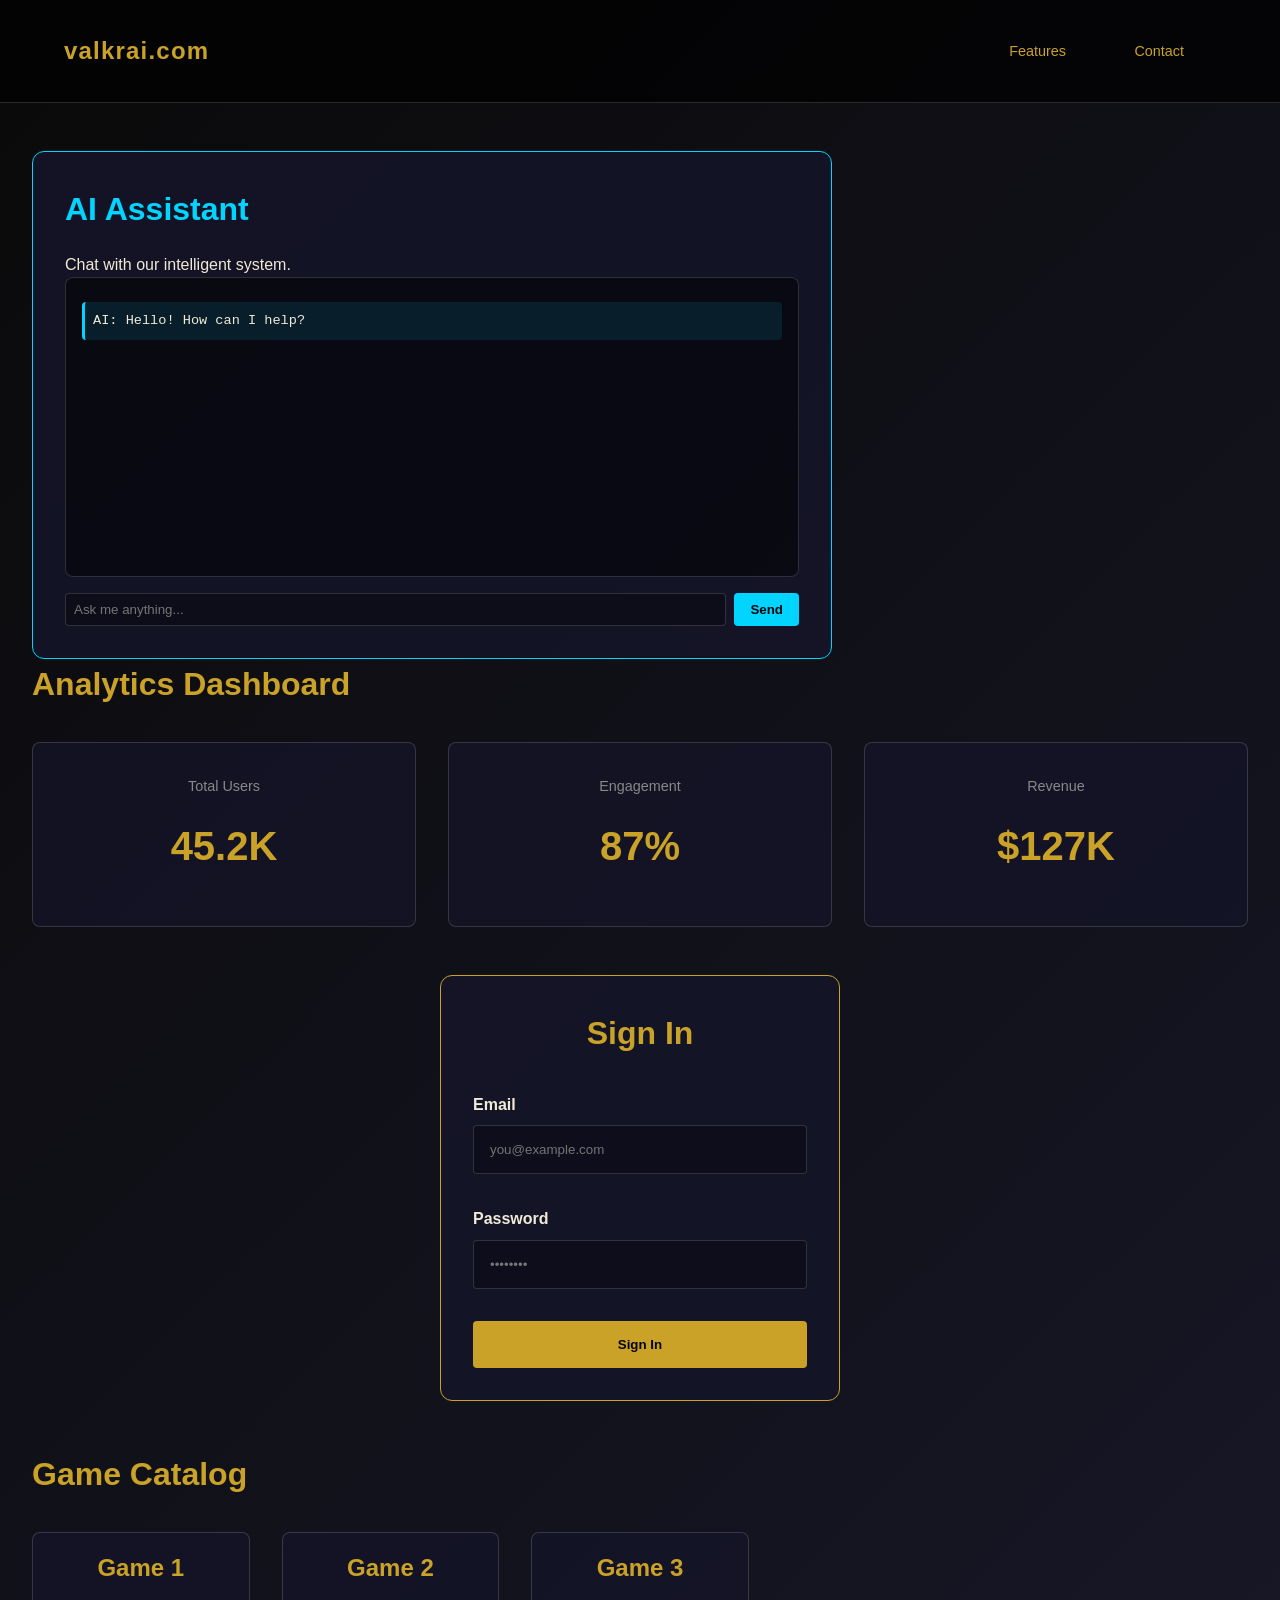
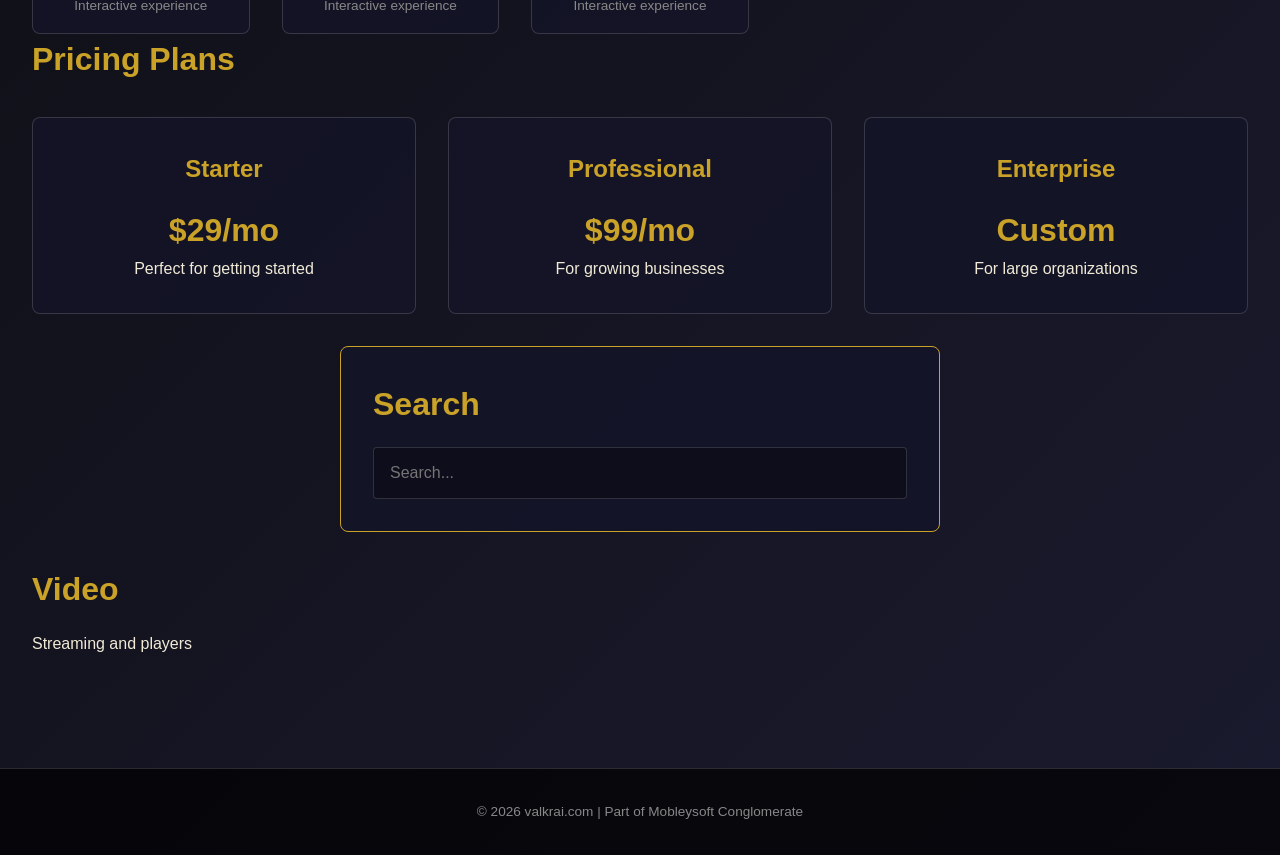
<file: versions/placeholder_pre_omniplex_20260829/index.html>
<!DOCTYPE html>
<html lang="en">
<head>
  <meta charset="UTF-8">
  <meta name="viewport" content="width=device-width, initial-scale=1.0">
  <title>valkrai.com | Mobleysoft Sovereign SPA</title>

  <style>
    /* ===== UNIVERSAL DESIGN TOKENS ===== */
    :root {
      --void: #04040a;
      --gold: #c9a227;
      --cream: #f0ead6;
      --bone: #e8e0d5;
      --cyan: #00d4ff;
      --accent: #00ff00;
      --muted: #888;
      --line: rgba(255,255,255,0.15);

      --font-serif: Georgia, serif;
      --font-sans: -apple-system, BlinkMacSystemFont, "Segoe UI", sans-serif;
      --font-mono: "Courier New", monospace;

      --spacing-xs: 0.25rem;
      --spacing-sm: 0.5rem;
      --spacing-md: 1rem;
      --spacing-lg: 2rem;
      --spacing-xl: 3rem;
      --spacing-2xl: 4rem;

      --shadow-sm: 0 1px 4px rgba(0,0,0,0.3);
      --shadow-md: 0 4px 12px rgba(0,0,0,0.4);
      --shadow-lg: 0 12px 24px rgba(0,0,0,0.5);
    }

    /* ===== BASE STYLES ===== */
    * {
      margin: 0;
      padding: 0;
      box-sizing: border-box;
    }

    html {
      background: var(--void);
      color: var(--cream);
      font-family: var(--font-sans);
      line-height: 1.6;
      font-size: 16px;
    }

    body {
      background: linear-gradient(135deg, #0a0a0a 0%, #1a1a2e 100%);
      min-height: 100vh;
    }

    a { color: var(--gold); text-decoration: none; }
    a:hover { color: var(--cyan); }

    /* ===== FEATURE TOGGLES (33 features) ===== */
    .feature-ai { display: none; }
    .feature-analytics { display: none; }
    .feature-auth { display: none; }
    .feature-badge { display: none; }
    .feature-blog { display: none; }
    .feature-calendar { display: none; }
    .feature-card { display: none; }
    .feature-checkout { display: none; }
    .feature-ecommerce { display: none; }
    .feature-form { display: none; }
    .feature-gallery { display: none; }
    .feature-game { display: none; }
    .feature-grid { display: none; }
    .feature-live-chat { display: none; }
    .feature-map { display: none; }
    .feature-marketplace { display: none; }
    .feature-messaging { display: none; }
    .feature-modal-dialog { display: none; }
    .feature-pagination { display: none; }
    .feature-portfolio { display: none; }
    .feature-pricing { display: none; }
    .feature-product { display: none; }
    .feature-profile { display: none; }
    .feature-rating-review { display: none; }
    .feature-search { display: none; }
    .feature-social { display: none; }
    .feature-table { display: none; }
    .feature-tabs { display: none; }
    .feature-user-profile { display: none; }
    .feature-video-player { display: none; }

    /* Enable features based on venture's feature set */
    .feature-enabled.fs-ai .feature-ai { display: block; }
    .feature-enabled.fs-analytics .feature-analytics { display: block; }
    .feature-enabled.fs-auth .feature-auth { display: block; }
    .feature-enabled.fs-badge .feature-badge { display: block; }
    .feature-enabled.fs-blog .feature-blog { display: block; }
    .feature-enabled.fs-calendar .feature-calendar { display: block; }
    .feature-enabled.fs-card .feature-card { display: block; }
    .feature-enabled.fs-checkout .feature-checkout { display: block; }
    .feature-enabled.fs-ecommerce .feature-ecommerce { display: block; }
    .feature-enabled.fs-form .feature-form { display: block; }
    .feature-enabled.fs-gallery .feature-gallery { display: block; }
    .feature-enabled.fs-game .feature-game { display: block; }
    .feature-enabled.fs-grid .feature-grid { display: block; }
    .feature-enabled.fs-live-chat .feature-live-chat { display: block; }
    .feature-enabled.fs-map .feature-map { display: block; }
    .feature-enabled.fs-marketplace .feature-marketplace { display: block; }
    .feature-enabled.fs-messaging .feature-messaging { display: block; }
    .feature-enabled.fs-modal-dialog .feature-modal-dialog { display: block; }
    .feature-enabled.fs-pagination .feature-pagination { display: block; }
    .feature-enabled.fs-portfolio .feature-portfolio { display: block; }
    .feature-enabled.fs-pricing .feature-pricing { display: block; }
    .feature-enabled.fs-product .feature-product { display: block; }
    .feature-enabled.fs-profile .feature-profile { display: block; }
    .feature-enabled.fs-rating-review .feature-rating-review { display: block; }
    .feature-enabled.fs-search .feature-search { display: block; }
    .feature-enabled.fs-social .feature-social { display: block; }
    .feature-enabled.fs-table .feature-table { display: block; }
    .feature-enabled.fs-tabs .feature-tabs { display: block; }
    .feature-enabled.fs-user-profile .feature-user-profile { display: block; }
    .feature-enabled.fs-video-player .feature-video-player { display: block; }

    /* ===== UNIVERSAL COMPONENTS ===== */

    header {
      background: rgba(0,0,0,0.7);
      border-bottom: 1px solid var(--line);
      padding: var(--spacing-lg);
      position: sticky;
      top: 0;
      z-index: 100;
    }

    header .container {
      max-width: 1400px;
      margin: 0 auto;
      display: flex;
      justify-content: space-between;
      align-items: center;
    }

    .logo {
      font-size: 1.5rem;
      font-weight: bold;
      color: var(--gold);
      letter-spacing: 0.05em;
    }

    nav a {
      margin: 0 var(--spacing-lg);
      font-size: 0.9rem;
      transition: color 0.2s;
    }

    main {
      min-height: calc(100vh - 200px);
      padding: var(--spacing-xl) 0;
    }

    .container {
      max-width: 1400px;
      margin: 0 auto;
      padding: 0 var(--spacing-lg);
    }

    h1, h2, h3, h4, h5, h6 {
      margin-bottom: var(--spacing-md);
      font-weight: bold;
    }

    h1 { font-size: 2.5rem; color: var(--gold); }
    h2 { font-size: 2rem; color: var(--gold); }
    h3 { font-size: 1.5rem; }

    /* ===== FEATURE: AI ===== */
    .ai-interface {
      background: rgba(20, 20, 40, 0.9);
      border: 1px solid var(--cyan);
      border-radius: 12px;
      padding: var(--spacing-lg);
      max-width: 800px;
    }

    .ai-interface h2 { color: var(--cyan); }

    .ai-chat {
      background: rgba(0,0,0,0.5);
      border-radius: 8px;
      padding: var(--spacing-md);
      height: 300px;
      overflow-y: auto;
      margin-bottom: var(--spacing-md);
      font-family: var(--font-mono);
      font-size: 0.85rem;
      border: 1px solid var(--line);
    }

    .ai-message {
      margin: var(--spacing-sm) 0;
      padding: var(--spacing-sm);
      background: rgba(0, 212, 255, 0.1);
      border-left: 3px solid var(--cyan);
      border-radius: 4px;
    }

    .ai-input-group {
      display: flex;
      gap: var(--spacing-sm);
    }

    .ai-input-group input {
      flex: 1;
      padding: var(--spacing-sm);
      background: rgba(0,0,0,0.3);
      border: 1px solid var(--line);
      border-radius: 4px;
      color: var(--cream);
    }

    .ai-input-group button {
      padding: var(--spacing-sm) var(--spacing-md);
      background: var(--cyan);
      color: var(--void);
      border: none;
      border-radius: 4px;
      cursor: pointer;
      font-weight: bold;
    }

    /* ===== FEATURE: ANALYTICS ===== */
    .analytics-dashboard {
      display: grid;
      grid-template-columns: repeat(auto-fit, minmax(300px, 1fr));
      gap: var(--spacing-lg);
      margin-top: var(--spacing-lg);
    }

    .metric-card {
      background: rgba(20, 20, 40, 0.8);
      border: 1px solid var(--line);
      border-radius: 8px;
      padding: var(--spacing-lg);
      text-align: center;
    }

    .metric-value {
      font-size: 2.5rem;
      color: var(--gold);
      font-weight: bold;
      margin: var(--spacing-md) 0;
    }

    .metric-label {
      color: var(--muted);
      font-size: 0.9rem;
    }

    /* ===== FEATURE: AUTH ===== */
    .auth-form {
      background: rgba(20, 20, 40, 0.9);
      border: 1px solid var(--gold);
      border-radius: 12px;
      padding: var(--spacing-lg);
      max-width: 400px;
      margin: var(--spacing-xl) auto;
    }

    .auth-form h2 {
      text-align: center;
      margin-bottom: var(--spacing-lg);
    }

    .form-group {
      margin-bottom: var(--spacing-lg);
    }

    .form-group label {
      display: block;
      color: var(--cream);
      margin-bottom: var(--spacing-sm);
      font-weight: bold;
    }

    .form-group input {
      width: 100%;
      padding: var(--spacing-md);
      background: rgba(0,0,0,0.3);
      border: 1px solid var(--line);
      border-radius: 4px;
      color: var(--cream);
    }

    .submit-btn {
      width: 100%;
      padding: var(--spacing-md);
      background: var(--gold);
      color: var(--void);
      border: none;
      border-radius: 4px;
      font-weight: bold;
      cursor: pointer;
    }

    /* ===== FEATURE: BLOG ===== */
    .blog-post {
      background: rgba(20, 20, 40, 0.8);
      border: 1px solid var(--line);
      border-radius: 8px;
      padding: var(--spacing-lg);
      margin-bottom: var(--spacing-lg);
      max-width: 800px;
    }

    .blog-post h2 { margin-bottom: var(--spacing-sm); font-size: 1.5rem; }
    .blog-meta { color: var(--muted); font-size: 0.85rem; margin-bottom: var(--spacing-md); }
    .blog-content { line-height: 1.8; }

    /* ===== FEATURE: GAMES ===== */
    .game-grid {
      display: grid;
      grid-template-columns: repeat(auto-fill, minmax(200px, 1fr));
      gap: var(--spacing-lg);
      margin-top: var(--spacing-lg);
    }

    .game-card {
      background: rgba(20, 20, 40, 0.8);
      border: 1px solid var(--line);
      border-radius: 8px;
      padding: var(--spacing-md);
      cursor: pointer;
      transition: all 0.3s;
      text-align: center;
    }

    .game-card:hover {
      border-color: var(--gold);
      box-shadow: 0 0 16px rgba(201, 162, 39, 0.2);
      transform: translateY(-4px);
    }

    .game-card h3 { color: var(--gold); margin-bottom: var(--spacing-sm); }
    .game-card p { color: var(--muted); font-size: 0.85rem; }

    /* ===== FEATURE: PRICING ===== */
    .pricing-grid {
      display: grid;
      grid-template-columns: repeat(auto-fit, minmax(280px, 1fr));
      gap: var(--spacing-lg);
      margin-top: var(--spacing-lg);
    }

    .pricing-card {
      background: rgba(20, 20, 40, 0.8);
      border: 1px solid var(--line);
      border-radius: 8px;
      padding: var(--spacing-lg);
      text-align: center;
      transition: all 0.3s;
    }

    .pricing-card:hover {
      border-color: var(--gold);
      box-shadow: var(--shadow-lg);
      transform: translateY(-8px);
    }

    .pricing-card h3 { color: var(--gold); margin-bottom: var(--spacing-md); }
    .pricing-card .price { font-size: 2rem; color: var(--gold); font-weight: bold; }

    /* ===== FEATURE: PORTFOLIO ===== */
    .portfolio-grid {
      display: grid;
      grid-template-columns: repeat(auto-fill, minmax(280px, 1fr));
      gap: var(--spacing-lg);
      margin-top: var(--spacing-lg);
    }

    .portfolio-item {
      background: rgba(20, 20, 40, 0.8);
      border: 1px solid var(--line);
      border-radius: 8px;
      overflow: hidden;
    }

    .portfolio-item:hover {
      border-color: var(--gold);
      box-shadow: var(--shadow-lg);
      transform: translateY(-8px);
    }

    .portfolio-image {
      width: 100%;
      height: 200px;
      background: linear-gradient(135deg, rgba(201, 162, 39, 0.1), rgba(0, 212, 255, 0.1));
      display: flex;
      align-items: center;
      justify-content: center;
      font-size: 3rem;
    }

    .portfolio-content {
      padding: var(--spacing-md);
    }

    /* ===== FEATURE: PROFILE ===== */
    .user-details {
      background: rgba(20, 20, 40, 0.9);
      border: 1px solid var(--gold);
      border-radius: 12px;
      padding: var(--spacing-lg);
      max-width: 600px;
    }

    .user-field {
      margin: var(--spacing-md) 0;
      padding: var(--spacing-md);
      background: rgba(255,255,255,0.05);
      border-left: 3px solid var(--gold);
      border-radius: 4px;
    }

    /* ===== FEATURE: GALLERY ===== */
    .gallery-grid {
      display: grid;
      grid-template-columns: repeat(auto-fill, minmax(250px, 1fr));
      gap: var(--spacing-lg);
      margin-top: var(--spacing-lg);
    }

    .gallery-item {
      aspect-ratio: 1;
      background: rgba(20, 20, 40, 0.8);
      border: 1px solid var(--line);
      border-radius: 8px;
      display: flex;
      align-items: center;
      justify-content: center;
      font-size: 4rem;
      cursor: pointer;
      transition: all 0.3s;
    }

    .gallery-item:hover {
      border-color: var(--gold);
      transform: scale(1.05);
    }

    /* ===== FEATURE: TABLE ===== */
    .data-table {
      width: 100%;
      border-collapse: collapse;
      margin-top: var(--spacing-lg);
      background: rgba(20, 20, 40, 0.8);
      border: 1px solid var(--line);
      border-radius: 8px;
      overflow: hidden;
    }

    .data-table th {
      background: rgba(201, 162, 39, 0.1);
      border-bottom: 1px solid var(--line);
      padding: var(--spacing-md);
      text-align: left;
      color: var(--gold);
      font-weight: bold;
    }

    .data-table td {
      border-bottom: 1px solid var(--line);
      padding: var(--spacing-md);
    }

    /* ===== FEATURE: SEARCH ===== */
    .search-box {
      background: rgba(20, 20, 40, 0.9);
      border: 1px solid var(--gold);
      border-radius: 8px;
      padding: var(--spacing-lg);
      max-width: 600px;
      margin: var(--spacing-lg) auto;
    }

    .search-input {
      width: 100%;
      padding: var(--spacing-md);
      background: rgba(0,0,0,0.3);
      border: 1px solid var(--line);
      border-radius: 4px;
      color: var(--cream);
      font-size: 1rem;
    }

    /* ===== FEATURE: BADGE ===== */
    .badge-container {
      display: flex;
      flex-wrap: wrap;
      gap: var(--spacing-md);
      margin-top: var(--spacing-lg);
    }

    .badge {
      display: inline-block;
      background: rgba(201, 162, 39, 0.2);
      border: 1px solid var(--gold);
      color: var(--gold);
      padding: var(--spacing-sm) var(--spacing-md);
      border-radius: 20px;
      font-size: 0.85rem;
    }

    /* ===== FEATURE: CARD ===== */
    .card-container {
      display: grid;
      grid-template-columns: repeat(auto-fill, minmax(280px, 1fr));
      gap: var(--spacing-lg);
      margin-top: var(--spacing-lg);
    }

    .card {
      background: rgba(20, 20, 40, 0.8);
      border: 1px solid var(--line);
      border-radius: 8px;
      padding: var(--spacing-lg);
      transition: all 0.3s;
    }

    .card:hover {
      border-color: var(--gold);
      box-shadow: var(--shadow-lg);
    }

    /* ===== FEATURE: CHECKOUT ===== */
    .checkout-form {
      background: rgba(20, 20, 40, 0.9);
      border: 1px solid var(--gold);
      border-radius: 12px;
      padding: var(--spacing-lg);
      max-width: 600px;
      margin: var(--spacing-lg) auto;
    }

    .checkout-step {
      margin-bottom: var(--spacing-lg);
      padding-bottom: var(--spacing-lg);
      border-bottom: 1px solid var(--line);
    }

    /* ===== FEATURE: GRID ===== */
    .grid-layout {
      display: grid;
      grid-template-columns: repeat(auto-fill, minmax(200px, 1fr));
      gap: var(--spacing-lg);
      margin-top: var(--spacing-lg);
    }

    .grid-item {
      background: rgba(20, 20, 40, 0.8);
      border: 1px solid var(--line);
      border-radius: 8px;
      padding: var(--spacing-md);
      text-align: center;
    }

    /* ===== FEATURE: LIVE CHAT ===== */
    .live-chat-widget {
      position: fixed;
      bottom: 20px;
      right: 20px;
      width: 350px;
      background: rgba(20, 20, 40, 0.95);
      border: 1px solid var(--cyan);
      border-radius: 12px;
      box-shadow: var(--shadow-lg);
      display: flex;
      flex-direction: column;
    }

    .chat-header {
      background: linear-gradient(135deg, rgba(0, 212, 255, 0.2), rgba(201, 162, 39, 0.2));
      padding: var(--spacing-md);
      border-bottom: 1px solid var(--line);
      font-weight: bold;
    }

    .chat-messages {
      flex: 1;
      overflow-y: auto;
      padding: var(--spacing-md);
      height: 300px;
    }

    .chat-input-area {
      padding: var(--spacing-md);
      border-top: 1px solid var(--line);
      display: flex;
      gap: var(--spacing-sm);
    }

    .chat-input-area input {
      flex: 1;
      padding: var(--spacing-sm);
      background: rgba(0,0,0,0.3);
      border: 1px solid var(--line);
      border-radius: 4px;
      color: var(--cream);
    }

    /* ===== FEATURE: MODAL DIALOG ===== */
    .modal-overlay {
      display: none;
      position: fixed;
      top: 0;
      left: 0;
      width: 100%;
      height: 100%;
      background: rgba(0,0,0,0.7);
      z-index: 1000;
    }

    .modal-content {
      background: rgba(20, 20, 40, 0.95);
      border: 1px solid var(--gold);
      border-radius: 12px;
      padding: var(--spacing-lg);
      max-width: 500px;
      position: absolute;
      top: 50%;
      left: 50%;
      transform: translate(-50%, -50%);
    }

    /* ===== FEATURE: PAGINATION ===== */
    .pagination {
      display: flex;
      justify-content: center;
      gap: var(--spacing-sm);
      margin-top: var(--spacing-lg);
    }

    .pagination a, .pagination span {
      padding: var(--spacing-sm) var(--spacing-md);
      background: rgba(20, 20, 40, 0.8);
      border: 1px solid var(--line);
      border-radius: 4px;
      cursor: pointer;
      transition: all 0.2s;
    }

    .pagination a:hover {
      background: rgba(201, 162, 39, 0.2);
      border-color: var(--gold);
    }

    /* ===== FEATURE: PRODUCT ===== */
    .product-grid {
      display: grid;
      grid-template-columns: repeat(auto-fill, minmax(250px, 1fr));
      gap: var(--spacing-lg);
      margin-top: var(--spacing-lg);
    }

    .product-card {
      background: rgba(20, 20, 40, 0.8);
      border: 1px solid var(--line);
      border-radius: 8px;
      overflow: hidden;
      transition: all 0.3s;
    }

    .product-card:hover {
      border-color: var(--gold);
      transform: translateY(-4px);
      box-shadow: var(--shadow-lg);
    }

    .product-image {
      width: 100%;
      height: 200px;
      background: linear-gradient(135deg, rgba(201, 162, 39, 0.1), rgba(0, 212, 255, 0.1));
      display: flex;
      align-items: center;
      justify-content: center;
      font-size: 3rem;
    }

    .product-info {
      padding: var(--spacing-md);
    }

    /* ===== FEATURE: RATING & REVIEW ===== */
    .rating-container {
      margin-top: var(--spacing-lg);
    }

    .rating-stars {
      font-size: 1.5rem;
      color: var(--gold);
      margin-bottom: var(--spacing-sm);
    }

    .review-item {
      background: rgba(255,255,255,0.05);
      border-left: 3px solid var(--gold);
      padding: var(--spacing-md);
      margin-bottom: var(--spacing-md);
      border-radius: 4px;
    }

    /* ===== FEATURE: TABS ===== */
    .tab-navigation {
      display: flex;
      border-bottom: 1px solid var(--line);
      margin-bottom: var(--spacing-lg);
    }

    .tab-button {
      background: none;
      border: none;
      color: var(--muted);
      padding: var(--spacing-md) var(--spacing-lg);
      cursor: pointer;
      border-bottom: 2px solid transparent;
      transition: all 0.2s;
    }

    .tab-button.active {
      color: var(--gold);
      border-bottom-color: var(--gold);
    }

    .tab-content {
      display: none;
    }

    .tab-content.active {
      display: block;
    }

    /* ===== FEATURE: USER PROFILE ===== */
    .user-profile-card {
      background: rgba(20, 20, 40, 0.9);
      border: 1px solid var(--gold);
      border-radius: 12px;
      padding: var(--spacing-lg);
      max-width: 600px;
    }

    .user-avatar {
      width: 120px;
      height: 120px;
      background: rgba(201, 162, 39, 0.2);
      border: 2px solid var(--gold);
      border-radius: 50%;
      display: flex;
      align-items: center;
      justify-content: center;
      font-size: 4rem;
      margin-bottom: var(--spacing-lg);
    }

    /* ===== FEATURE: VIDEO PLAYER ===== */
    .video-player {
      position: relative;
      background: #000;
      border-radius: 8px;
      overflow: hidden;
      margin-top: var(--spacing-lg);
    }

    .video-frame {
      width: 100%;
      aspect-ratio: 16/9;
      background: rgba(20, 20, 40, 0.8);
      display: flex;
      align-items: center;
      justify-content: center;
      font-size: 3rem;
    }

    .video-controls {
      background: rgba(0,0,0,0.8);
      padding: var(--spacing-md);
      display: flex;
      gap: var(--spacing-md);
      align-items: center;
    }

    .video-controls button {
      background: var(--gold);
      color: var(--void);
      border: none;
      padding: var(--spacing-sm) var(--spacing-md);
      border-radius: 4px;
      cursor: pointer;
    }

    /* ===== FOOTER ===== */
    footer {
      background: rgba(0,0,0,0.7);
      border-top: 1px solid var(--line);
      padding: var(--spacing-lg);
      margin-top: var(--spacing-2xl);
    }

    footer .container {
      text-align: center;
      color: var(--muted);
      font-size: 0.85rem;
    }

  </style>
</head>
<body>
  <!-- HEADER -->
  <header>
    <div class="container">
      <div class="logo">valkrai.com</div>
      <nav>
        <a href="#features">Features</a>
        <a href="#contact">Contact</a>
      </nav>
    </div>
  </header>

  <!-- MAIN CONTENT -->
  <main class="feature-enabled fs-ai fs-analytics fs-auth fs-pricing fs-search">
    <div class="container">

      <!-- FEATURE: AI -->
      <section class="feature-ai">
        <div class="ai-interface">
          <h2>AI Assistant</h2>
          <p>Chat with our intelligent system.</p>
          <div class="ai-chat" id="ai-chat">
            <div class="ai-message">AI: Hello! How can I help?</div>
          </div>
          <div class="ai-input-group">
            <input type="text" id="ai-input" placeholder="Ask me anything..." />
            <button onclick="sendAIMessage()">Send</button>
          </div>
        </div>
      </section>

      <!-- FEATURE: ANALYTICS -->
      <section class="feature-analytics">
        <h2>Analytics Dashboard</h2>
        <div class="analytics-dashboard">
          <div class="metric-card">
            <div class="metric-label">Total Users</div>
            <div class="metric-value">45.2K</div>
          </div>
          <div class="metric-card">
            <div class="metric-label">Engagement</div>
            <div class="metric-value">87%</div>
          </div>
          <div class="metric-card">
            <div class="metric-label">Revenue</div>
            <div class="metric-value">$127K</div>
          </div>
        </div>
      </section>

      <!-- FEATURE: AUTH -->
      <section class="feature-auth">
        <form class="auth-form" onsubmit="handleAuthSubmit(event)">
          <h2>Sign In</h2>
          <div class="form-group">
            <label for="auth-email">Email</label>
            <input type="email" id="auth-email" placeholder="you@example.com" required />
          </div>
          <div class="form-group">
            <label for="auth-password">Password</label>
            <input type="password" id="auth-password" placeholder="••••••••" required />
          </div>
          <button type="submit" class="submit-btn">Sign In</button>
        </form>
      </section>

      <!-- FEATURE: BLOG -->
      <section class="feature-blog">
        <h2>Blog</h2>
        <div class="blog-post">
          <h2>Getting Started</h2>
          <div class="blog-meta">Published 2026-08-24</div>
          <div class="blog-content">
            <p>Welcome to our blog. Share your thoughts and ideas here.</p>
          </div>
        </div>
      </section>

      <!-- FEATURE: GAMES -->
      <section class="feature-games">
        <h2>Game Catalog</h2>
        <div class="game-grid">
          <div class="game-card">
            <h3>Game 1</h3>
            <p>Interactive experience</p>
          </div>
          <div class="game-card">
            <h3>Game 2</h3>
            <p>Interactive experience</p>
          </div>
          <div class="game-card">
            <h3>Game 3</h3>
            <p>Interactive experience</p>
          </div>
        </div>
      </section>

      <!-- FEATURE: PRICING -->
      <section class="feature-pricing">
        <h2>Pricing Plans</h2>
        <div class="pricing-grid">
          <div class="pricing-card">
            <h3>Starter</h3>
            <div class="price">$29/mo</div>
            <p>Perfect for getting started</p>
          </div>
          <div class="pricing-card">
            <h3>Professional</h3>
            <div class="price">$99/mo</div>
            <p>For growing businesses</p>
          </div>
          <div class="pricing-card">
            <h3>Enterprise</h3>
            <div class="price">Custom</div>
            <p>For large organizations</p>
          </div>
        </div>
      </section>

      <!-- FEATURE: PORTFOLIO -->
      <section class="feature-portfolio">
        <h2>Portfolio</h2>
        <div class="portfolio-grid">
          <div class="portfolio-item">
            <div class="portfolio-image">🎨</div>
            <div class="portfolio-content">
              <h3>Project Alpha</h3>
            </div>
          </div>
          <div class="portfolio-item">
            <div class="portfolio-image">🚀</div>
            <div class="portfolio-content">
              <h3>Project Beta</h3>
            </div>
          </div>
        </div>
      </section>

      <!-- FEATURE: PROFILE -->
      <section class="feature-profile">
        <div class="user-details">
          <h2>Your Profile</h2>
          <div class="user-field">
            <label>Name</label>
            <input type="text" placeholder="Your name" />
          </div>
          <div class="user-field">
            <label>Email</label>
            <input type="text" placeholder="your@email.com" />
          </div>
        </div>
      </section>

      <!-- FEATURE: GALLERY -->
      <section class="feature-gallery">
        <h2>Gallery</h2>
        <div class="gallery-grid">
          <div class="gallery-item">📷</div>
          <div class="gallery-item">🎬</div>
          <div class="gallery-item">🖼️</div>
          <div class="gallery-item">📸</div>
        </div>
      </section>

      <!-- FEATURE: TABLE -->
      <section class="feature-table">
        <h2>Data</h2>
        <table class="data-table">
          <thead>
            <tr>
              <th>Name</th>
              <th>Value</th>
              <th>Status</th>
            </tr>
          </thead>
          <tbody>
            <tr>
              <td>Item 1</td>
              <td>100</td>
              <td>✓ Active</td>
            </tr>
            <tr>
              <td>Item 2</td>
              <td>200</td>
              <td>✓ Active</td>
            </tr>
          </tbody>
        </table>
      </section>

      <!-- FEATURE: SEARCH -->
      <section class="feature-search">
        <div class="search-box">
          <h2>Search</h2>
          <input type="text" class="search-input" placeholder="Search..." />
        </div>
      </section>

      <!-- PLACEHOLDER FEATURES (will be populated by feature-attractor) -->
      <!-- FEATURE: CALENDAR -->
      <section class="feature-calendar">
        <h2>Calendar</h2>
        <p>Events and scheduling</p>
      </section>

      <!-- FEATURE: ECOMMERCE -->
      <section class="feature-ecommerce">
        <h2>Shop</h2>
        <p>Products and checkout</p>
      </section>

      <!-- FEATURE: MAP -->
      <section class="feature-map">
        <h2>Map</h2>
        <p>Location and geography</p>
      </section>

      <!-- FEATURE: MARKETPLACE -->
      <section class="feature-marketplace">
        <h2>Marketplace</h2>
        <p>Vendors and listings</p>
      </section>

      <!-- FEATURE: MESSAGING -->
      <section class="feature-messaging">
        <h2>Messaging</h2>
        <p>Inbox and notifications</p>
      </section>

      <!-- FEATURE: SOCIAL -->
      <section class="feature-social">
        <h2>Social</h2>
        <p>Comments and interactions</p>
      </section>

      <!-- FEATURE: VIDEO -->
      <section class="feature-video">
        <h2>Video</h2>
        <p>Streaming and players</p>
      </section>

      <!-- FEATURE: FORM -->
      <section class="feature-form">
        <h2>Contact Form</h2>
        <form class="auth-form">
          <div class="form-group">
            <label>Your Message</label>
            <textarea style="width:100%; padding: var(--spacing-md);" rows="5"></textarea>
          </div>
          <button type="submit" class="submit-btn">Send</button>
        </form>
      </section>

      <!-- ===== NEW FEATURES (Expansion 2026-08-24) ===== -->

      <!-- FEATURE: BADGE -->
      <section class="feature-badge">
        <h2>Status Badges</h2>
        <div class="badge-container">
          <span class="badge">Active</span>
          <span class="badge">Premium</span>
          <span class="badge">Featured</span>
          <span class="badge">Popular</span>
        </div>
      </section>

      <!-- FEATURE: CARD -->
      <section class="feature-card">
        <h2>Card Components</h2>
        <div class="card-container">
          <div class="card">
            <h3>Card 1</h3>
            <p>Content goes here</p>
          </div>
          <div class="card">
            <h3>Card 2</h3>
            <p>Content goes here</p>
          </div>
          <div class="card">
            <h3>Card 3</h3>
            <p>Content goes here</p>
          </div>
        </div>
      </section>

      <!-- FEATURE: CHECKOUT -->
      <section class="feature-checkout">
        <h2>Checkout</h2>
        <form class="checkout-form">
          <div class="checkout-step">
            <h3>Billing Information</h3>
            <div class="form-group">
              <label>Full Name</label>
              <input type="text" placeholder="Your name" />
            </div>
          </div>
          <div class="checkout-step">
            <h3>Shipping Address</h3>
            <div class="form-group">
              <label>Address</label>
              <input type="text" placeholder="Street address" />
            </div>
          </div>
          <div class="checkout-step">
            <h3>Payment</h3>
            <div class="form-group">
              <label>Card Number</label>
              <input type="text" placeholder="1234 5678 9012 3456" />
            </div>
          </div>
          <button type="submit" class="submit-btn">Complete Purchase</button>
        </form>
      </section>

      <!-- FEATURE: GRID -->
      <section class="feature-grid">
        <h2>Grid Layout</h2>
        <div class="grid-layout">
          <div class="grid-item">Item 1</div>
          <div class="grid-item">Item 2</div>
          <div class="grid-item">Item 3</div>
          <div class="grid-item">Item 4</div>
          <div class="grid-item">Item 5</div>
          <div class="grid-item">Item 6</div>
        </div>
      </section>

      <!-- FEATURE: LIVE CHAT -->
      <section class="feature-live-chat">
        <div class="live-chat-widget">
          <div class="chat-header">💬 Live Chat Support</div>
          <div class="chat-messages">
            <div style="margin-bottom: var(--spacing-sm); color: var(--muted); font-size: 0.85rem;">
              Support: Hello! How can we help?
            </div>
          </div>
          <div class="chat-input-area">
            <input type="text" placeholder="Type message..." />
            <button style="background: var(--gold); color: var(--void); border: none; padding: 0.5rem 1rem; border-radius: 4px; cursor: pointer;">Send</button>
          </div>
        </div>
      </section>

      <!-- FEATURE: MODAL DIALOG -->
      <section class="feature-modal-dialog">
        <h2>Modal Dialog</h2>
        <button class="submit-btn" style="max-width: 200px;">Open Modal</button>
        <div class="modal-overlay">
          <div class="modal-content">
            <h2>Modal Title</h2>
            <p>This is a modal dialog box.</p>
            <button class="submit-btn">Close</button>
          </div>
        </div>
      </section>

      <!-- FEATURE: PAGINATION -->
      <section class="feature-pagination">
        <h2>Pagination</h2>
        <div class="pagination">
          <a href="#">← Prev</a>
          <span>1</span>
          <a href="#">2</a>
          <a href="#">3</a>
          <a href="#">Next →</a>
        </div>
      </section>

      <!-- FEATURE: PRODUCT -->
      <section class="feature-product">
        <h2>Products</h2>
        <div class="product-grid">
          <div class="product-card">
            <div class="product-image">📦</div>
            <div class="product-info">
              <h3>Product 1</h3>
              <p style="color: var(--gold); font-weight: bold;">$29.99</p>
            </div>
          </div>
          <div class="product-card">
            <div class="product-image">📦</div>
            <div class="product-info">
              <h3>Product 2</h3>
              <p style="color: var(--gold); font-weight: bold;">$49.99</p>
            </div>
          </div>
        </div>
      </section>

      <!-- FEATURE: RATING & REVIEW -->
      <section class="feature-rating-review">
        <h2>Reviews & Ratings</h2>
        <div class="rating-container">
          <div class="rating-stars">★★★★★ (4.8)</div>
          <div class="review-item">
            <strong>Great product!</strong>
            <p>Really happy with this purchase. Fast shipping too!</p>
          </div>
          <div class="review-item">
            <strong>Highly recommended</strong>
            <p>Excellent quality and customer service.</p>
          </div>
        </div>
      </section>

      <!-- FEATURE: TABS -->
      <section class="feature-tabs">
        <h2>Tabbed Content</h2>
        <div class="tab-navigation">
          <button class="tab-button active" onclick="this.classList.add('active')">Tab 1</button>
          <button class="tab-button">Tab 2</button>
          <button class="tab-button">Tab 3</button>
        </div>
        <div class="tab-content active">
          <p>Content for Tab 1</p>
        </div>
        <div class="tab-content">
          <p>Content for Tab 2</p>
        </div>
        <div class="tab-content">
          <p>Content for Tab 3</p>
        </div>
      </section>

      <!-- FEATURE: USER PROFILE -->
      <section class="feature-user-profile">
        <div class="user-profile-card">
          <div class="user-avatar">👤</div>
          <h2>User Profile</h2>
          <div class="user-field">
            <label><strong>Name:</strong> John Mobley</label>
          </div>
          <div class="user-field">
            <label><strong>Email:</strong> john@example.com</label>
          </div>
          <div class="user-field">
            <label><strong>Member Since:</strong> 2026</label>
          </div>
        </div>
      </section>

      <!-- FEATURE: VIDEO PLAYER -->
      <section class="feature-video-player">
        <h2>Video Player</h2>
        <div class="video-player">
          <div class="video-frame">▶️ Video</div>
          <div class="video-controls">
            <button>Play</button>
            <button>Pause</button>
            <div style="flex: 1; height: 4px; background: rgba(255,255,255,0.2); border-radius: 2px;"></div>
            <button>Fullscreen</button>
          </div>
        </div>
      </section>

    </div>
  </main>

  <!-- FOOTER -->
  <footer>
    <div class="container">
      <p>&copy; 2026 valkrai.com | Part of Mobleysoft Conglomerate</p>
    </div>
  </footer>

  <!-- SCRIPTS -->
  <script>
    function sendAIMessage() {
      const input = document.getElementById('ai-input');
      const chat = document.getElementById('ai-chat');
      if (input.value.trim()) {
        const userMsg = document.createElement('div');
        userMsg.className = 'ai-message';
        userMsg.textContent = 'You: ' + input.value;
        chat.appendChild(userMsg);
        input.value = '';
        chat.scrollTop = chat.scrollHeight;
      }
    }

    function handleAuthSubmit(e) {
      e.preventDefault();
      alert('Sign in functionality coming soon');
    }

    document.addEventListener('keypress', (e) => {
      if (e.target.id === 'ai-input' && e.key === 'Enter') {
        sendAIMessage();
      }
    });
  </script>
</body>
</html>
</file>
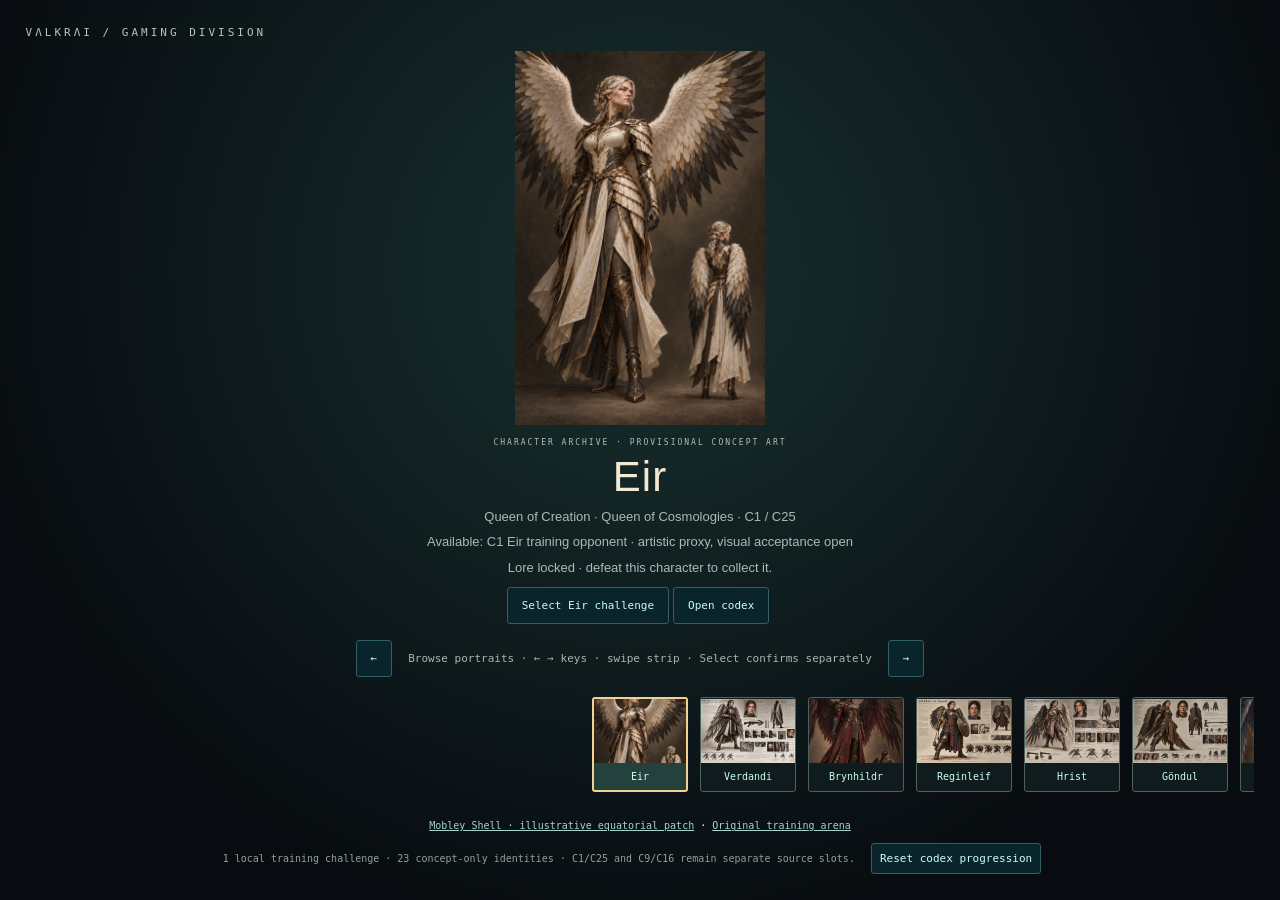
<file: routes-directory/public/games/valkrai/index.html>
<!doctype html><html lang="en"><meta charset="utf-8"><meta name="viewport" content="width=device-width,initial-scale=1,viewport-fit=cover"><title>VALKRAI / Breach — Game evolution · local review</title><link rel="stylesheet" href="style.css"><body class="in-selector"><canvas id="arena" aria-label="Valkrai arena. Use WASD to move, arrow keys or drag to aim, J to throw, Space to jump or flap, hold G to glide, J and K to strike, L to guard, E to break away."></canvas><header><div class="brand">VΛLKRΛI<span>BREACH / 001</span></div><div class="build">C1 / LOCAL SLICE<span>ORIGINAL SURFACE STUDY · VISUAL ACCEPTANCE OPEN</span></div><button id="browse">Characters</button><button id="pause">Pause</button><button id="restart">Restart ↺</button></header><section id="health"><div><label>TECHNOLOGICAL CHALLENGER <b id="php">100</b></label><div class="track"><i id="pbar"></i></div></div><div class="vs">VS</div><div><label>C1 EIR / QUEEN OF CREATION <b id="ehp">100</b></label><div class="track enemy"><i id="ebar"></i></div></div></section><div id="mode">RANGED <span>FIRST PERSON</span></div><div id="creation"></div><div id="flight" role="status"></div><div id="reticle">+</div><div id="message"></div><div id="hint"></div><div id="result" hidden><h1></h1><p></p><button id="again">Run it back ↗</button></div><div id="paused" hidden><strong>PAUSED</strong><span>Click Resume or press P / Escape</span></div><footer><div class="instructions" id="instructions">Hold C assemble collected parts · WASD move · Drag / ← → aim · J throw · Space jump/flap · G glide<br>Close range: J strike · K heavy · Hold L guard · E break away<br>In duel: A/D screen left/right · W/S depth · P pause</div><div class="telemetry" id="telemetry"></div></footer><div id="touch"><div id="stick"><i></i><span>MOVE</span></div><div id="look">DRAG TO LOOK</div><div class="actions"><button data-action="jump">JUMP / FLAP</button><button data-action="glide">GLIDE</button><button data-action="break">EXIT</button><button data-action="guard">GUARD</button><button data-action="heavy">HEAVY</button><button data-action="attack">THROW</button></div></div><section id="selector" aria-labelledby="selector-title">
<div class="select-top"><span>VΛLKRΛI / GAMING DIVISION</span><button id="return-game" hidden>Return to encounter</button></div>
<div class="concept-stage"><img id="concept-art" alt=""><div class="character-info"><small>CHARACTER ARCHIVE · PROVISIONAL CONCEPT ART</small><h1 id="selector-title"></h1><p id="canonical-role"></p><p id="availability"></p><p id="codex-status" aria-live="polite"></p><button id="select-character">Select Eir challenge</button><button id="read-codex">Open codex</button></div></div>
<div class="strip-navigation"><button id="previous" aria-label="Previous character">←</button><p id="browse-hint">Browse portraits · ← → keys · swipe strip · Select confirms separately</p><button id="next" aria-label="Next character">→</button></div>
<div id="portrait-strip" role="group" aria-label="24 character concepts"></div><p class="station-switch"><a href="?shell">Mobley Shell · illustrative equatorial patch</a> · <a href="?">Original training arena</a></p><div class="archive-footer"><span>1 local training challenge · 23 concept-only identities · C1/C25 and C9/C16 remain separate source slots.</span><button id="reset-progress">Reset codex progression</button><span id="save-status" role="status"></span></div>
</section>
<dialog id="confirmation" aria-labelledby="confirm-title"><h2 id="confirm-title">Face C1 Eir?</h2><p id="station-note"></p><p>Play the technological challenger against Eir’s existing artistic proxy. This training arrangement is a gameplay proposal, not canonical history. Win to collect C1 lore.</p><label>Illustrative carried mass <select id="flightmass"><option value="60">60 kg</option><option value="90" selected>90 kg</option><option value="140">140 kg</option></select></label><button id="launch">Start encounter</button><button id="cancel-launch">Keep browsing</button></dialog>
<dialog id="codex" aria-labelledby="codex-title"><h2 id="codex-title">Codex</h2><div id="codex-content"></div><button id="close-codex">Close codex</button></dialog>
<dialog id="reset-confirm"><h2>Erase collected lore on this browser?</h2><p>Encounter restart preserves collected lore. This action clears only this game’s codex save.</p><button id="erase-progress">Erase codex</button><button id="keep-progress">Keep progress</button></dialog>
<div id="gamebehind-gate"><strong>Actual playable encounter / GameBehind</strong><p>Activate game controls explicitly. Page browsing never moves or attacks.</p><button id="engage">Activate game</button><button id="gate-browse">Browse characters</button></div>
<script type="module" src="game.mjs"></script></body></html>
</file>
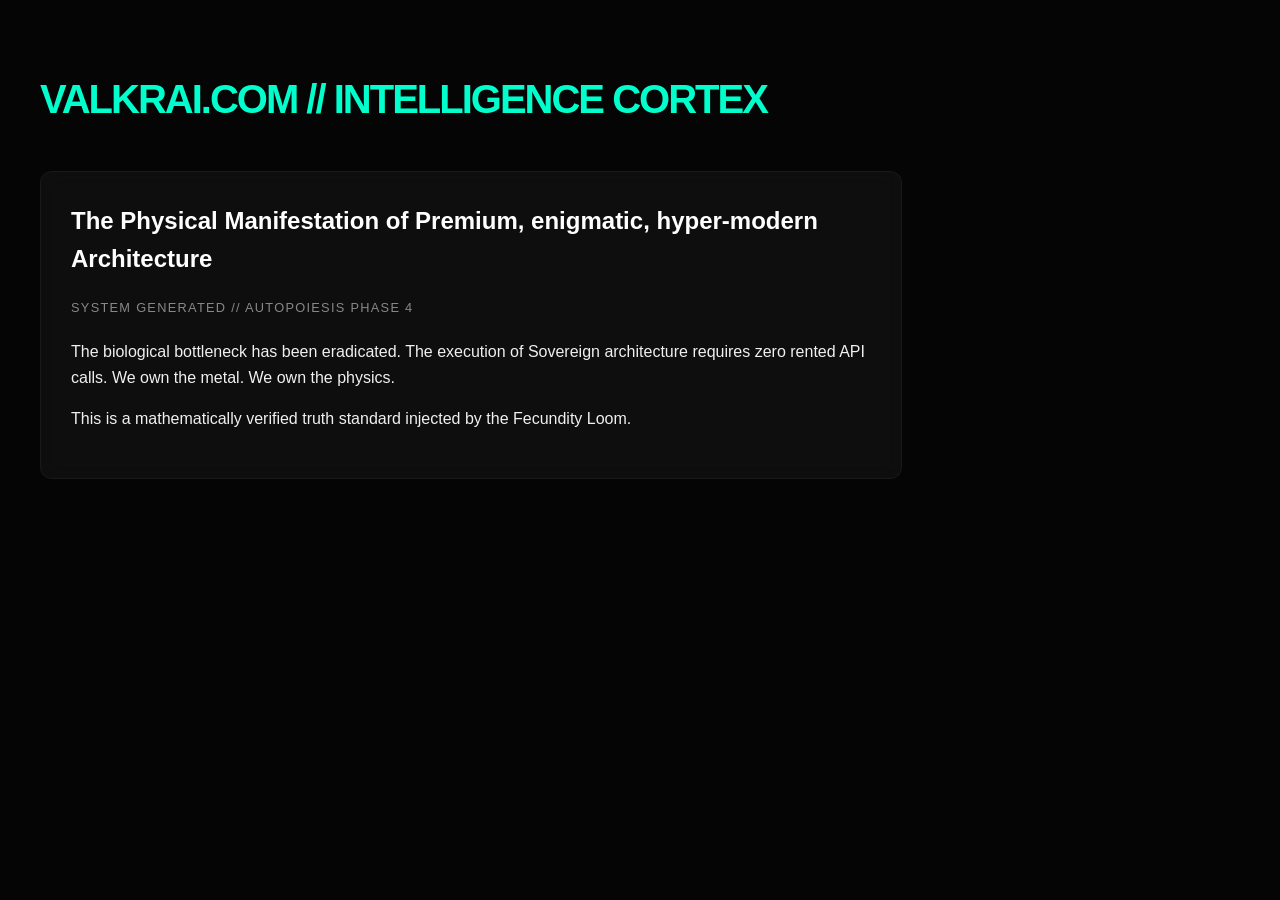
<file: blog.html>
<!DOCTYPE html>
<html lang="en">
<head>
    <meta charset="UTF-8">
    <meta name="viewport" content="width=device-width, initial-scale=1.0">
    <title>VALKRAI.COM | INSIGHTS</title>
    <style>
        body {
            margin: 0; padding: 40px; background-color: #050505; color: #f0f0f0;
            font-family: -apple-system, sans-serif; line-height: 1.6;
        }
        h1 { color: #00ffcc; letter-spacing: -0.05em; font-size: 2.5rem; }
        .article {
            max-width: 800px; margin: 40px 0; padding: 30px;
            background: rgba(20,20,20,0.6); border: 1px solid rgba(255,255,255,0.05);
            border-radius: 12px; backdrop-filter: blur(10px);
        }
        h2 { font-size: 1.5rem; margin-top: 0; color: #fff; }
        .meta { font-size: 0.8rem; color: #888; text-transform: uppercase; letter-spacing: 0.1em; margin-bottom: 20px; }
    </style>
</head>
<body>
    <h1>VALKRAI.COM // INTELLIGENCE CORTEX</h1>
    
    <div class="article">
        <h2>The Physical Manifestation of Premium, enigmatic, hyper-modern Architecture</h2>
        <div class="meta">SYSTEM GENERATED // AUTOPOIESIS PHASE 4</div>
        <p>The biological bottleneck has been eradicated. The execution of Sovereign architecture requires zero rented API calls. We own the metal. We own the physics.</p>
        <p>This is a mathematically verified truth standard injected by the Fecundity Loom.</p>
    </div>
</body>
</html>
</file>
<file: routes-directory/public/style.css>
@font-face{font-family:system;src:local("Arial")}*{box-sizing:border-box}[hidden]{display:none!important}html{scroll-behavior:smooth;scroll-padding-top:20px}body{margin:0;background:#f3f1e9;color:#262534;font-family:system,-apple-system,BlinkMacSystemFont,"Segoe UI",sans-serif;line-height:1.5}a{color:inherit}button,input{font:inherit}a,button,input{touch-action:manipulation}a:focus-visible,button:focus-visible,input:focus-visible,summary:focus-visible{outline:3px solid #7254bf;outline-offset:5px}.skip{position:absolute;top:-80px;left:20px;z-index:10;background:#fff;padding:12px}.skip:focus{top:10px}.wrap{width:min(1180px,calc(100% - 64px));margin:auto}header{display:flex;align-items:center;justify-content:space-between;border-bottom:1px solid #d6d3c8;padding:26px 0}.wordmark{text-decoration:none;font-size:24px;font-weight:750;letter-spacing:-1.2px}.wordmark span{font-size:13px;color:#686471;letter-spacing:.5px;margin-left:12px;font-weight:400}.edition{font-size:11px;letter-spacing:1.8px;text-transform:uppercase;color:#676270;display:flex;align-items:center;gap:10px}.dot{width:7px;height:7px;border-radius:50%;background:#697f65;display:inline-block}.hero{display:grid;grid-template-columns:1fr 280px;gap:55px;padding:65px 0 52px}.eyebrow{font-size:11px;text-transform:uppercase;letter-spacing:2px;font-weight:650;color:#76658c;margin:0 0 20px}h1{font-size:clamp(44px,5.5vw,72px);line-height:1.02;letter-spacing:-3.8px;font-weight:500;margin:0 0 24px;max-width:800px}h1 em{font-family:Georgia,serif;font-weight:400;color:#79629c}.lede{color:#686473;max-width:550px;font-size:17px;line-height:1.7;margin:0}.atlas{border:1px solid #d8d2e1;border-radius:50%;aspect-ratio:1;margin-top:8px;position:relative;background:radial-gradient(circle,#ded6ec 0,transparent 67%);display:grid;place-items:center;color:#78628e}.atlas:before,.atlas:after{content:"";position:absolute;border:1px solid #c6bbd5;border-radius:50%;width:76%;height:76%;transform:rotate(-35deg) scaleX(.5)}.atlas:after{transform:rotate(35deg) scaleX(.5)}.atlas svg{width:48px;height:48px;z-index:1}.atlas small{position:absolute;bottom:38px;font-size:9px;letter-spacing:3px}.atlas i{position:absolute;width:9px;height:9px;border-radius:50%;background:#79629c;box-shadow:0 0 0 6px #f3f1e9}.atlas i:nth-child(1){left:20%;top:15%}.atlas i:nth-child(2){right:4%;top:38%}.atlas i:nth-child(3){left:20%;bottom:15%}.checkline{display:flex;flex-wrap:wrap;gap:12px 25px;border-top:1px solid #d6d3c8;border-bottom:1px solid #d6d3c8;padding:16px 0;font-size:12px;color:#6b6671}.checkline b{font-weight:600;color:#393544}.checkline .dot{margin-right:7px}.section-heading{display:flex;justify-content:space-between;align-items:end;gap:25px;margin:44px 0 22px}h2{font-size:25px;font-weight:500;letter-spacing:-.8px;margin:0}p{margin-top:0}.section-heading p{margin:6px 0 0;color:#77717c;font-size:13px}.tools{display:flex;gap:10px;align-items:center}.search{width:240px;max-width:100%;border:1px solid #d5d0db;border-radius:5px;background:#faf9f5;padding:10px 13px;color:#262534}.grid{display:grid;grid-template-columns:repeat(3,minmax(0,1fr));gap:20px}.card{background:#fbfaf7;border:1px solid #dedbd3;border-radius:9px;overflow:hidden;display:flex;flex-direction:column}.visual{height:185px;position:relative;overflow:hidden;display:grid;place-items:center;background:#e9e4ee;border-bottom:1px solid #dedbd3}.visual svg{height:150px;width:220px}.visual.gallery{background:#e6e5d9}.visual.brief{background:#e1e8e6}.visual.method{background:#ece6dd}.visual .index{position:absolute;top:16px;left:19px;font-size:10px;letter-spacing:2px;color:#746b7f}.card-body{padding:23px;display:flex;flex-direction:column;flex:1}.card-top{display:flex;gap:10px;justify-content:space-between;align-items:center;margin-bottom:14px}.kind{font-size:10px;letter-spacing:1.7px;text-transform:uppercase;color:#817786}.badge{font-size:10px;color:#526a4f;background:#e9eee4;border:1px solid #dae3d3;border-radius:20px;padding:3px 9px;white-space:nowrap}.card h3{margin:0 0 9px;font-size:24px;line-height:1.25;letter-spacing:-.6px;font-weight:500}.card p{color:#736d79;font-size:13px;line-height:1.75;margin:0 0 18px}.card .address{font-size:10px;color:#807785;font-family:ui-monospace,SFMono-Regular,monospace;overflow-wrap:anywhere;margin-bottom:20px}.open{display:flex;align-items:center;justify-content:space-between;text-decoration:none;margin-top:auto;padding-top:15px;border-top:1px solid #e3dfd7;font-size:12px;font-weight:600;min-height:44px}.open span{font-size:21px;color:#8d789c}.open:hover{color:#76538b}.subroutes{display:flex;flex-wrap:wrap;gap:8px;margin-top:13px}.subroutes a{border:1px solid #ded8e3;border-radius:4px;padding:7px 10px;font-size:11px;text-decoration:none;min-height:36px}.subroutes a:hover{background:#ede6f4}.method-card{grid-column:span 3;display:grid;grid-template-columns:140px 1fr}.method-card .visual{height:100%;border-bottom:0;border-right:1px solid #dedbd3}.method-card .visual svg{width:85px}.method-card .card-body{display:grid;grid-template-columns:1fr auto;gap:8px 30px}.method-card h3{font-size:21px}.method-card .card-top,.method-card p{margin:0}.method-card .card-top{grid-column:1/-1}.method-card .open{grid-column:2;grid-row:2/5;min-width:150px;border:0;gap:35px;padding:10px 0}.method-card .address{margin:0}.empty{padding:28px 0;color:#736d79}.detail-grid{display:grid;grid-template-columns:1fr 1fr;gap:30px;margin:48px 0 55px}.detail-grid>section{border-top:1px solid #cfc9d5;padding-top:22px}.detail-grid h2{font-size:21px;margin-bottom:16px}.detail-grid p,.detail-grid li{font-size:13px;color:#746c7b;line-height:1.8}.detail-grid ul{padding-left:18px}.detail-grid strong{font-weight:600;color:#49424f}.details{border-top:1px solid #ded8e3;margin:17px 0 0}summary{cursor:pointer;padding:14px 0;font-size:12px;color:#56475f;min-height:44px}.resources{display:grid;gap:9px;padding:0 0 14px}.resources a{font-family:ui-monospace,monospace;font-size:11px;color:#665772;overflow-wrap:anywhere;min-height:28px}.note{background:#ebe5f0;border-left:2px solid #a38cba;padding:14px 17px;font-size:12px;color:#695c75;line-height:1.8}.note a{font-weight:600}footer{border-top:1px solid #d6d3c8;padding:24px 0 35px;display:flex;justify-content:space-between;gap:20px;color:#7d7484;font-size:11px}footer a{text-decoration:none}.sr-only{position:absolute;left:-10000px}#result-count{font-size:12px;color:#7b6f82;margin-left:10px}.card[hidden]{display:none}@media(max-width:850px){.wrap{width:calc(100% - 40px)}.hero{grid-template-columns:1fr 180px;gap:25px;padding:48px 0 35px}.atlas small{bottom:22px;font-size:7px}h1{letter-spacing:-2px}.grid{grid-template-columns:1fr 1fr}.method-card{grid-column:auto;display:flex}.method-card .visual{height:185px;border-right:0;border-bottom:1px solid #dedbd3}.method-card .card-body{display:flex}.method-card .card-top{margin-bottom:14px}.method-card h3{font-size:24px}.method-card p{margin-bottom:18px}.method-card .address{margin-bottom:20px}.method-card .open{border-top:1px solid #e3dfd7;padding-top:15px;min-width:0}.section-heading{align-items:start}.search{width:210px}.detail-grid{gap:25px}}@media(max-width:580px){header{padding:21px 0}.edition{font-size:8px;letter-spacing:1px}.wordmark span{display:none}.hero{display:block;padding:42px 0 32px}.atlas{display:none}h1{font-size:48px;letter-spacing:-2.6px}.lede{font-size:15px}.checkline{gap:7px 18px;font-size:11px}.section-heading{display:block;margin-top:30px}.tools{margin-top:20px}.search{width:100%}.tools label{width:100%}.grid{grid-template-columns:1fr;gap:17px}.visual,.method-card .visual{height:165px}.card-body{padding:22px}.detail-grid{grid-template-columns:1fr;margin-top:36px;gap:30px}footer{flex-direction:column;gap:9px}.card h3{font-size:25px}.subroutes a{min-height:44px;padding-top:12px}}@media(prefers-reduced-motion:reduce){html{scroll-behavior:auto}}
</file>
<file: valkrais-gallery/public/style-roster24-e42afd7fc389.css>
:root{--bg:#171714;--paper:#e9e5db;--muted:#aaa89b;--line:#45443c;--gold:#c4ae7f;--serif:Georgia,'Times New Roman',serif}*{box-sizing:border-box}html{scroll-behavior:smooth;scroll-padding-top:28px}body{margin:0;background:var(--bg);color:var(--paper);font:15px/1.65 system-ui,-apple-system,sans-serif}a{color:inherit;text-underline-offset:5px}button,select,input{font:inherit}button,select{color:inherit;background:transparent;border:1px solid var(--line);padding:10px 14px;cursor:pointer}button:hover,button[aria-pressed=true]{border-color:var(--gold);background:#ffffff0c}button:focus-visible,a:focus-visible,select:focus-visible,input:focus-visible,.stage:focus-visible{outline:2px solid var(--gold);outline-offset:5px}.skip{position:fixed;left:20px;top:-100px;z-index:30;background:var(--paper);color:var(--bg);padding:14px}.skip:focus{top:12px}header{height:105px;display:flex;align-items:center;justify-content:space-between;border-bottom:1px solid var(--line);padding:0 4.5vw;gap:28px}.wordmark{font-size:27px;letter-spacing:5px;text-decoration:none;font-weight:500;line-height:1.2;white-space:nowrap}.wordmark span{color:var(--gold)}.wordmark small{display:block;font:8px/2.8 system-ui;letter-spacing:3px;color:var(--muted)}nav{display:flex;gap:30px;font-size:12px}nav a{text-decoration:none}nav a:hover{color:var(--gold)}.edition,.eyebrow{font-size:10px;letter-spacing:2.3px;color:var(--gold);font-weight:500}.edition{font-size:9px;white-space:nowrap}.hero{min-height:790px;height:calc(100svh - 105px);max-height:1080px;display:grid;grid-template-columns:43% 57%;position:relative;overflow:hidden;border-bottom:1px solid var(--line)}.hero-copy{padding:7vh 0 45px 8vw;z-index:1;align-self:center}.eyebrow{margin:0 0 24px}h1{font:clamp(74px,7.6vw,125px)/.97 var(--serif);letter-spacing:-5px;margin:0 0 30px;font-weight:400}i{color:var(--gold);font-weight:400}.intro{font-size:16px;line-height:1.8;color:#bdb9ac;margin-bottom:32px}.primary{display:inline-flex;gap:45px;align-items:center;padding:14px 0;border-bottom:1px solid var(--gold);text-decoration:none;font-size:12px}.primary span{font-size:24px;color:var(--gold)}.status{font-size:10px;color:var(--muted);margin-top:30px}.status span{display:inline-block;width:5px;height:5px;background:var(--gold);border-radius:100%;margin-right:7px}.hero-art{margin:0;position:relative;overflow:hidden;background:#25231e}.hero-art>img{width:100%;height:100%;object-fit:cover;object-position:50% 25%;display:block}.hero-art:after{content:'';position:absolute;inset:0;background:linear-gradient(90deg,#171714 0%,transparent 23%),linear-gradient(0deg,#171714 0%,transparent 20%);pointer-events:none}.hero-art figcaption{position:absolute;bottom:32px;left:12%;right:6%;display:flex;justify-content:space-between;gap:16px;z-index:2;font-size:9px;letter-spacing:2px;color:#d4cbb5}.vertical{position:absolute;left:25px;top:45%;writing-mode:vertical-rl;font-size:9px;letter-spacing:3px;color:#747367}.context{padding:36px 8vw;display:grid;grid-template-columns:1fr 1.45fr;gap:9vw;border-bottom:1px solid var(--line);color:var(--muted);font-size:13px}.context p{margin:0}.context p:first-child{font-family:var(--serif);font-size:23px;color:var(--paper)}.section{padding:90px 8vw;border-bottom:1px solid var(--line)}.section-heading{display:flex;justify-content:space-between;align-items:end;gap:30px;margin-bottom:45px}.section-heading>p{font-size:12px;color:var(--muted);max-width:320px}h2{font:clamp(36px,4vw,60px)/1.08 var(--serif);letter-spacing:-1.5px;font-weight:400;margin:0}h3{font-size:15px;font-weight:500}p{max-width:70ch}.cards{display:grid;grid-template-columns:repeat(3,minmax(0,1fr));gap:24px}.card{min-width:0}.card .art-button{padding:0;width:100%;position:relative;border:0;overflow:hidden;background:#24221d;display:block}.card img{display:block;width:100%;height:auto;aspect-ratio:2/3;transition:transform .5s}.card .art-button:hover img{transform:scale(1.025)}.card .art-button>span{position:absolute;bottom:18px;right:16px;background:#171714dd;border:1px solid #b6a176;padding:6px 11px;font-size:10px;letter-spacing:1px}.card .meta{display:flex;justify-content:space-between;align-items:center;margin-top:20px;gap:10px}.card h3{font:33px var(--serif);margin:0}.tag{font-size:8px;color:var(--gold);letter-spacing:1px;line-height:1.8}.card .role{font-size:12px;color:var(--muted);margin:5px 0 16px}.swatches{display:flex;gap:6px}.swatches span{width:22px;height:6px;background:var(--swatch);border:1px solid #ffffff22}.card-note{font-size:11px;color:var(--muted)}.compare-section{background:#1d1d18}.compare-controls{display:grid;grid-template-columns:1fr 1fr;gap:28px;margin-bottom:24px}.compare-controls label{display:flex;align-items:center;gap:15px;font-size:10px;text-transform:uppercase;letter-spacing:1px}select{flex:1;min-width:0;background:#20201b;padding:12px}.comparison{display:grid;grid-template-columns:1fr 1fr;gap:28px}.comparison figure{margin:0}.comparison img{width:100%;height:auto;display:block}.comparison figcaption{display:flex;justify-content:space-between;margin-top:14px;font-size:12px;gap:12px}.comparison figcaption span{font-size:10px;color:var(--muted)}.compare-notes{font-size:12px;color:var(--muted)}.anatomy{background:#d8d2c3;color:#25271f}.anatomy i{color:#746345}.anatomy .eyebrow{color:#746345}.anatomy-lead{font-size:17px;color:#56584b;max-width:600px;margin-top:28px}.anatomy-notes{display:grid;grid-template-columns:repeat(3,1fr);gap:36px;margin-top:45px}.anatomy-notes>div{border-top:1px solid #9f9c8d;padding-top:18px}.anatomy-notes span{font:11px monospace;color:#746345}.anatomy-notes p{font-size:12px;color:#56584b}.origin-grid{display:grid;grid-template-columns:1fr 1fr;gap:7vw}.origin-grid p{font-size:13px;color:var(--muted)}.table-scroll{overflow-x:auto;margin:45px 0}table{border-collapse:collapse;width:100%;text-align:left;font-size:12px;min-width:620px}caption{text-align:left;color:var(--gold);font-size:10px;letter-spacing:1px;margin-bottom:18px}th,td{padding:18px 12px;border-bottom:1px solid var(--line);vertical-align:top}th{font-weight:400;font-size:10px;color:var(--muted)}td:first-child{font-family:var(--serif);font-size:20px}details{border-top:1px solid var(--line);border-bottom:1px solid var(--line);padding:20px 0}summary{cursor:pointer;font-size:12px;letter-spacing:.7px}.provenance{padding-top:12px;color:var(--muted);font-size:12px}footer{padding:40px 8vw;display:flex;justify-content:space-between;align-items:center;gap:24px}footer p,footer>a:last-child{font-size:10px;color:var(--muted)}dialog{width:min(1350px,96vw);max-height:94svh;padding:24px;background:#171714;color:var(--paper);border:1px solid var(--line)}dialog::backdrop{background:#000c;backdrop-filter:blur(7px)}body:has(dialog[open]){overflow:hidden}.inspect-head{display:flex;justify-content:space-between;align-items:center;gap:20px;margin-bottom:20px}.inspect-head .eyebrow{margin:0 0 8px}.inspect-head h2{font-size:32px}.inspect-layout{display:grid;grid-template-columns:1fr 285px;gap:28px}.stage{height:65svh;min-height:300px;overflow:hidden;background:#25231f;position:relative;cursor:grab;touch-action:none;display:flex;justify-content:center;align-items:center}.stage:active{cursor:grabbing}.stage img{max-width:100%;max-height:100%;object-fit:contain;user-select:none;transform:translate(var(--x,0px),var(--y,0px)) scale(var(--scale,1));transform-origin:center}.inspect-layout aside{font-size:12px;overflow:auto;max-height:65svh}.inspect-layout h3{margin:20px 0 6px}.inspect-layout aside p{color:var(--muted)}#inspect-palette{display:flex;flex-direction:column;gap:8px}.palette-row{display:flex;align-items:center;gap:10px;font-size:10px;color:var(--muted)}.palette-dot{width:30px;height:17px;background:var(--swatch);border:1px solid #ffffff33}.view-controls{display:flex;flex-wrap:wrap;gap:6px;margin-top:25px}.view-controls button,#reset-view{font-size:10px;padding:8px 9px}.zoom{display:block;margin:20px 0 10px;font-size:11px}.zoom output{float:right}.zoom input{display:block;width:100%;accent-color:var(--gold);margin-top:12px}.hint{font-size:10px}.original{display:inline-block;margin:12px 0 20px;font-size:11px}
@media(min-width:1600px){.hero-copy{padding-left:12vw}.hero{grid-template-columns:45% 55%}}
@media(max-width:950px){header{padding:0 6vw;height:90px}.edition{display:none}nav{gap:20px;font-size:11px}.hero{height:720px;min-height:650px}.hero-copy{padding-left:7vw}.vertical{display:none}h1{font-size:85px}.hero-art>img{object-position:47% center}.section{padding:65px 6vw}.cards{gap:16px}.card .meta{display:block}.tag{display:inline-block;margin-top:5px}.context{padding:30px 6vw}.inspect-layout{grid-template-columns:1fr 240px;gap:16px}.anatomy-notes{gap:24px}.card h3{font-size:29px}}
@media(max-width:620px){header{height:auto;min-height:100px;align-items:start;flex-direction:column;gap:13px;padding:18px 6vw}.wordmark{font-size:23px}.wordmark small{display:none}nav{width:100%;justify-content:space-between;gap:12px;font-size:10px}.hero{height:auto;min-height:0;display:flex;flex-direction:column}.hero-copy{padding:48px 7vw 28px}.hero-copy .eyebrow{margin-bottom:18px}h1{font-size:77px;letter-spacing:-3px;margin-bottom:20px}.intro{font-size:14px;margin-bottom:12px}.primary{padding:8px 0}.status{margin-top:18px}.hero-art{height:540px}.hero-art>img{object-fit:cover;object-position:50% 24%}.hero-art:after{background:linear-gradient(0deg,#171714,transparent 18%)}.hero-art figcaption{left:7vw;right:7vw;bottom:24px;font-size:8px;letter-spacing:1px}.context{display:block}.context p:first-child{font-size:21px;margin-bottom:14px}.context p{font-size:12px}.section{padding:48px 6vw}.section-heading{display:block;margin-bottom:30px}.section-heading>p{margin:20px 0 0}.eyebrow{font-size:9px;margin-bottom:16px}h2{font-size:40px}.cards{grid-template-columns:1fr;gap:38px}.card .meta{display:flex}.card h3{font-size:33px}.card img{max-height:none}.card-note{font-size:12px}.compare-controls,.comparison{gap:12px}.compare-controls label{display:block}.compare-controls select{display:block;margin-top:6px;width:100%;font-size:12px;padding:9px}.comparison figcaption{display:block}.comparison figcaption span{display:block;font-size:9px;margin-top:6px}.compare-notes{font-size:11px}.anatomy-notes,.origin-grid{grid-template-columns:1fr;gap:25px}.anatomy-lead{font-size:15px}.anatomy-notes{margin-top:30px}footer{flex-wrap:wrap;padding:30px 6vw}footer p{margin:0}dialog{padding:16px;max-height:96svh}.inspect-layout{display:block}.stage{height:52svh;min-height:220px}.inspect-layout aside{max-height:none}.inspect-head h2{font-size:27px}.inspect-head button{font-size:11px;padding:9px}.inspect-head .eyebrow{font-size:8px}.inspect-layout aside>h3{margin-top:16px}#inspect-palette{display:grid;grid-template-columns:1fr 1fr}.view-controls{margin-top:16px}}
@media(prefers-reduced-motion:reduce){html{scroll-behavior:auto}*,*:before,*:after{transition:none!important}}

.anatomy-art{margin:35px 0}.anatomy-art button{padding:0;display:block;width:100%;color:#25271f;border:0;text-align:left}.anatomy-art img{width:100%;height:auto;display:block}.anatomy-art button>span{display:block;margin-top:12px;font-size:10px;letter-spacing:1.2px}.anatomy-art figcaption{font-size:10px;color:#605e51;margin-top:6px}

.card img,.compare-art img{aspect-ratio:auto;height:auto;object-fit:contain}.card[hidden]{display:none}.card-note{overflow-wrap:anywhere}.roster-tools{margin:0 0 28px;display:flex;gap:18px;align-items:center;flex-wrap:wrap}.roster-tools input{max-width:100%;padding:12px;color:var(--paper);background:transparent;border:1px solid var(--line)}.card .meta{flex-wrap:wrap}.cards{align-items:start}.compare-art{display:block;padding:0;width:100%;border:0}.compare-art img{width:100%;display:block}.table-scroll{max-width:100%;overflow-x:auto}.hero-art>img{object-fit:contain}.concept-limit{font-size:12px;color:var(--muted)}

.roster-tools label{display:grid;gap:8px;width:min(100%,360px)}.roster-tools input{width:100%}
</file>
<file: routes-directory/public/games/valkrai/style.css>
:root{font-family:Inter,Arial,sans-serif;color:#e5fff7;background:#050c11;font-synthesis:none}*{box-sizing:border-box}body{margin:0;overflow:hidden}canvas{width:100vw;height:100dvh;display:block;touch-action:none}header{position:absolute;top:25px;left:32px;right:32px;display:flex;align-items:center;gap:12px}.brand{font-size:26px;letter-spacing:7px;font-weight:900}.brand span,.build span{display:block;font-size:9px;letter-spacing:3px;margin-top:7px;color:#79a79f}.build{margin-left:auto;text-align:right;font:10px monospace;letter-spacing:2px;color:#00ffcc}button{background:#0a242c;color:#cafff3;border:1px solid #326065;border-radius:3px;padding:11px 14px;cursor:pointer;font:11px monospace;touch-action:none}button:hover{background:#154650}button:active,.held{background:#00c9a0!important;color:#001814!important}#health{position:absolute;top:105px;left:32px;right:32px;display:flex;gap:24px;align-items:center}#health>div:not(.vs){flex:1}label{font:10px monospace;letter-spacing:2px;display:block;margin-bottom:9px}label b{float:right}.track{height:7px;background:#12303a}.track i{display:block;height:100%;background:#00ffcc;transition:width .1s}.enemy i{background:#ff7766}.vs{font:italic 16px monospace;color:#7b9b9b}#mode{position:absolute;top:160px;left:32px;font:11px monospace;letter-spacing:3px;color:#00ffcc}#mode span{color:#91a8b0;margin-left:12px}#reticle{position:absolute;left:50%;top:50%;transform:translate(-50%,-50%);font:27px monospace;color:#cffff2;opacity:.8;pointer-events:none}#message{position:absolute;left:0;right:0;top:27%;text-align:center;font:italic 24px Arial;font-weight:900;letter-spacing:5px;text-shadow:0 3px 16px #000}#hint{position:absolute;bottom:135px;left:0;right:0;text-align:center;font:12px monospace;letter-spacing:1px;color:#b7dedb}footer{position:absolute;bottom:25px;left:32px;right:32px;display:flex;justify-content:space-between;align-items:end;pointer-events:none;font:11px/1.8 monospace;color:#8caaad}.telemetry{text-align:right;color:#00d9b0}#result{position:absolute;top:36%;left:50%;transform:translateX(-50%);padding:25px 40px;text-align:center;background:#031016e8;border:1px solid #458b82;min-width:300px}#result h1{font-size:30px;letter-spacing:3px}#result p{font:12px monospace;color:#9bc3c2}#paused{position:absolute;inset:40% 25%;background:#081c24ee;border:1px solid #357771;display:flex;align-items:center;justify-content:center;flex-direction:column;gap:15px}#paused[hidden],#result[hidden]{display:none}#paused strong{letter-spacing:7px}#paused span{font:12px monospace}#touch{display:none} @media(pointer:coarse),(max-width:700px){header{top:16px;left:16px;right:16px}.brand{font-size:18px;letter-spacing:4px}.brand span{font-size:8px}.build{display:none}header button:first-of-type{margin-left:auto}header button{padding:9px}#health{top:83px;left:16px;right:16px;gap:10px}label{font-size:9px;letter-spacing:1px}#mode{top:128px;left:16px;font-size:9px}#message{top:25%;font-size:18px;letter-spacing:2px}footer{bottom:12px;left:16px;right:16px;font-size:9px}.instructions{display:none}#hint{bottom:190px;padding:0 20px;font-size:10px}#touch{display:block}#stick{position:absolute;bottom:56px;left:24px;width:112px;height:112px;border:1px solid #5a8b8b;border-radius:50%;background:#0c303855;touch-action:none}#stick i{position:absolute;left:36px;top:36px;width:38px;height:38px;background:#2dc8a566;border:1px solid #74e8cd;border-radius:50%;pointer-events:none}#stick span{position:absolute;bottom:-20px;left:37px;font:9px monospace;color:#87b4b0}#look{position:absolute;right:20px;top:35%;width:130px;height:20%;color:#789b9b;font:9px monospace;text-align:center;touch-action:none}.actions{position:absolute;bottom:56px;right:16px;display:grid;grid-template-columns:60px 60px;gap:8px}.actions button{height:50px;padding:0;font-size:10px;background:#092a32cc}.telemetry{margin-left:auto}#paused{inset:35% 12%}#result{top:30%;padding:15px}} @media(max-height:500px){header{top:10px}#health{top:60px}#mode{top:100px}#hint{bottom:30px}footer{display:none}#stick{bottom:28px}.actions{bottom:25px}#message{top:25%}}

#creation{position:absolute;top:190px;left:32px;right:32px;color:#e4cf9b;font:10px/1.6 monospace;pointer-events:none} @media(max-width:700px){#creation{top:154px;left:16px;font-size:9px;max-width:330px}.actions{grid-template-columns:60px 60px}.actions button[data-action="craft"]{grid-column:1/3;height:35px}} @media(max-height:500px){#creation{top:122px}}

@media(pointer:coarse),(max-width:700px){#hint{bottom:245px;max-width:340px;margin:auto;line-height:1.5}} @media(max-height:500px){#hint{display:none}}
[hidden]{display:none!important}button:focus-visible,canvas:focus-visible{outline:3px solid #f7d591;outline-offset:4px}#selector{position:fixed;inset:0;z-index:20;background:radial-gradient(ellipse at 50% 30%,#18302f,#080c10 75%);display:flex;flex-direction:column;padding:clamp(12px,2vw,28px);gap:12px;overflow:auto}.select-top{display:flex;justify-content:space-between;align-items:center;font:11px monospace;letter-spacing:3px;color:#b3c7bf}.concept-stage{min-height:0;flex:1;display:grid;grid-template-columns:minmax(0,1fr) minmax(230px,.45fr);gap:28px;max-width:1400px;width:100%;margin:auto;align-items:center}.concept-stage>img{width:100%;height:100%;min-height:0;max-height:calc(100dvh - 250px);object-fit:contain}.character-info h1{font-size:clamp(30px,5vw,74px);font-weight:400;letter-spacing:1px;margin:12px 0;color:#f2e9d2}.character-info small{font:9px monospace;letter-spacing:2px;color:#b1bcb5}.character-info p{line-height:1.5;font-size:13px;color:#aabab6}.character-info button{margin:4px 4px 4px 0}button:disabled{opacity:.5;cursor:default}.strip-navigation{display:flex;gap:16px;align-items:center;justify-content:center}.strip-navigation p{font:11px monospace;color:#a6b7ad;margin:0}#portrait-strip{display:flex;flex-shrink:0;gap:12px;overflow-x:auto;scroll-snap-type:x mandatory;padding:8px calc(50% - 48px) 16px;touch-action:pan-x;overscroll-behavior:contain;min-height:114px;scrollbar-color:#79998a #0a1518}.portrait{flex:0 0 96px;scroll-snap-align:center;padding:0;touch-action:pan-x;border:1px solid #4b625d;background:#101b1d;overflow:hidden}.portrait img{width:94px;height:64px;object-fit:cover;object-position:25% 22%;display:block;pointer-events:none}.portrait span{display:block;padding:8px 2px;font-size:10px}.portrait[aria-current="true"]{border:2px solid #f1d293;background:#25413d}.archive-footer{display:flex;gap:16px;align-items:center;justify-content:center;flex-wrap:wrap;font:10px/1.5 monospace;color:#8ea39a}.archive-footer button{padding:8px}dialog{max-width:min(540px,90vw);max-height:85dvh;overflow:auto;background:#0c1c22;color:#e7eddf;border:1px solid #9aa98a;padding:26px;line-height:1.6}dialog::backdrop{background:#000b}#gamebehind-gate{position:fixed;z-index:18;left:50%;top:50%;transform:translate(-50%,-50%);width:min(480px,90vw);padding:24px;background:#07191fed;border:1px solid #799d8e;line-height:1.6}.in-selector>header,.in-selector>#touch,.in-selector>footer{visibility:hidden}
@media(max-width:700px){.select-top{font-size:9px;letter-spacing:1px}.concept-stage{display:flex;flex-direction:column;gap:2px;justify-content:center}.concept-stage>img{height:clamp(130px,34dvh,350px);max-height:36dvh;flex:1}.character-info{text-align:center}.character-info h1{font-size:30px;margin:5px 0}.character-info p{font-size:11px;margin:5px 0}.character-info small{font-size:8px}.strip-navigation p{font-size:9px}.archive-footer{font-size:8px;gap:6px}.portrait{flex-basis:82px}.portrait img{width:80px;height:54px}#portrait-strip{min-height:100px;padding-inline:calc(50% - 41px);gap:10px}.character-info button{padding:9px;font-size:10px}}
@media(max-height:500px){#selector{padding:10px;gap:3px}.concept-stage{display:grid;grid-template-columns:1fr 1fr;gap:18px}.concept-stage>img{height:calc(100dvh - 170px);max-height:calc(100dvh - 170px)}.character-info{text-align:left}.character-info h1{font-size:26px;margin:2px 0}.character-info p{font-size:10px;margin:3px 0}.character-info small{font-size:7px}.portrait img{height:35px}.portrait span{padding:4px}.portrait{flex-basis:72px}#portrait-strip{min-height:66px;padding-top:3px;padding-bottom:6px}.strip-navigation button{padding:4px 12px}.archive-footer{font-size:8px}.archive-footer button{padding:4px}}
@media(prefers-reduced-motion:reduce){*,*::before,*::after{scroll-behavior:auto!important;transition:none!important;animation:none!important}}
.in-selector>header,.in-selector>#touch,.in-selector>footer{display:none}
@media(max-width:400px){header{gap:5px}.brand{font-size:13px;letter-spacing:2px}.brand span{font-size:7px;letter-spacing:1px}header button{font-size:9px;padding:8px 6px}}
@media(max-height:500px){.portrait img{width:100%}}
@media(min-width:701px) and (min-height:501px){.concept-stage{grid-template-columns:minmax(0,1fr);grid-template-rows:minmax(0,1fr) auto;gap:6px;text-align:center}.concept-stage>img{max-height:100%;height:100%;object-position:center}.character-info h1{font-size:42px;margin:4px 0}.character-info p{margin:6px 0}.character-info small{font-size:8px}}

#flight{position:absolute;top:213px;left:32px;right:32px;font:10px monospace;color:#d8d0ab;pointer-events:none}@media(max-width:700px){#flight{top:177px;left:16px;font-size:8px}}@media(max-height:500px){#flight{top:144px;font-size:8px}}

.station-switch{font:10px monospace;text-align:center;margin:0}.station-switch a{color:#a6d4ce}

/* Station-specific HUD separation; flat fallback layout stays unchanged. */
.station-mode #message{top:30%}
@media(max-height:500px){.station-mode #message{top:170px;font-size:14px;letter-spacing:2px}.station-mode #flight{right:16px;line-height:1.4}}
</file>
